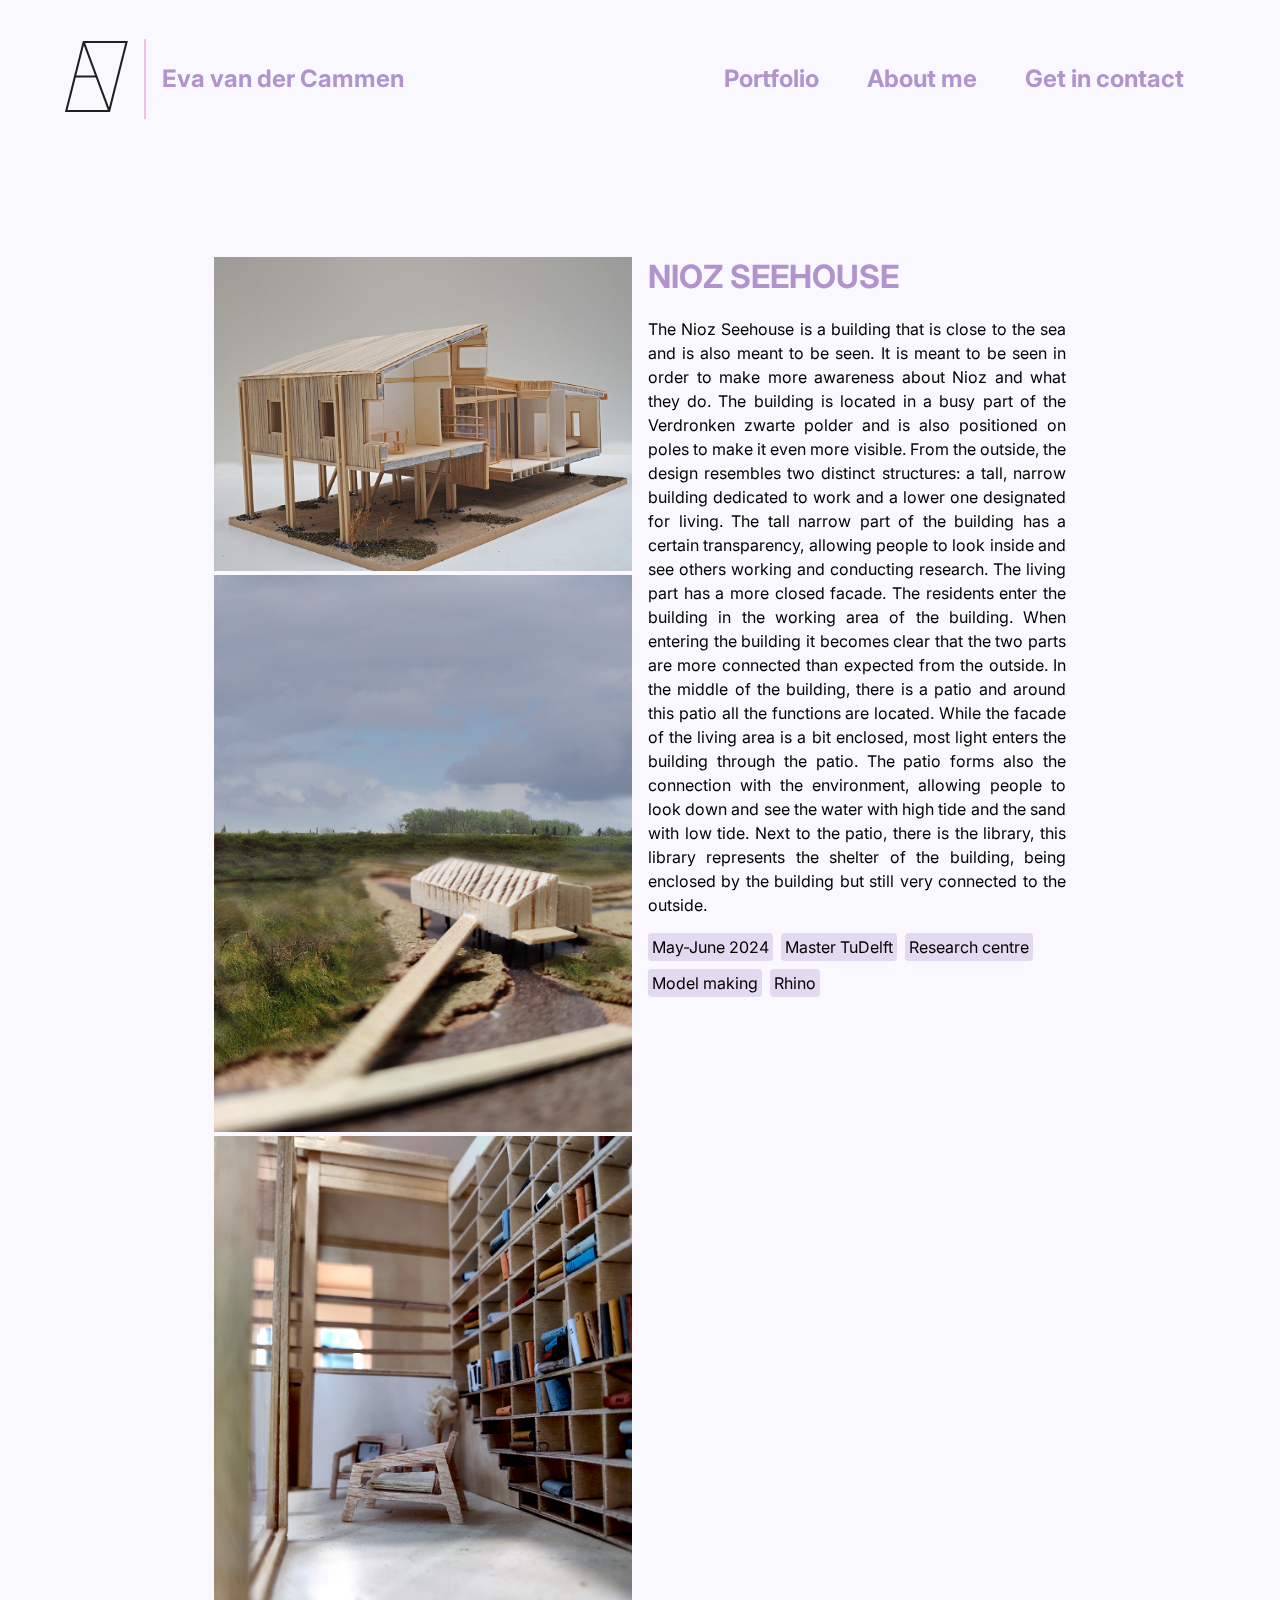
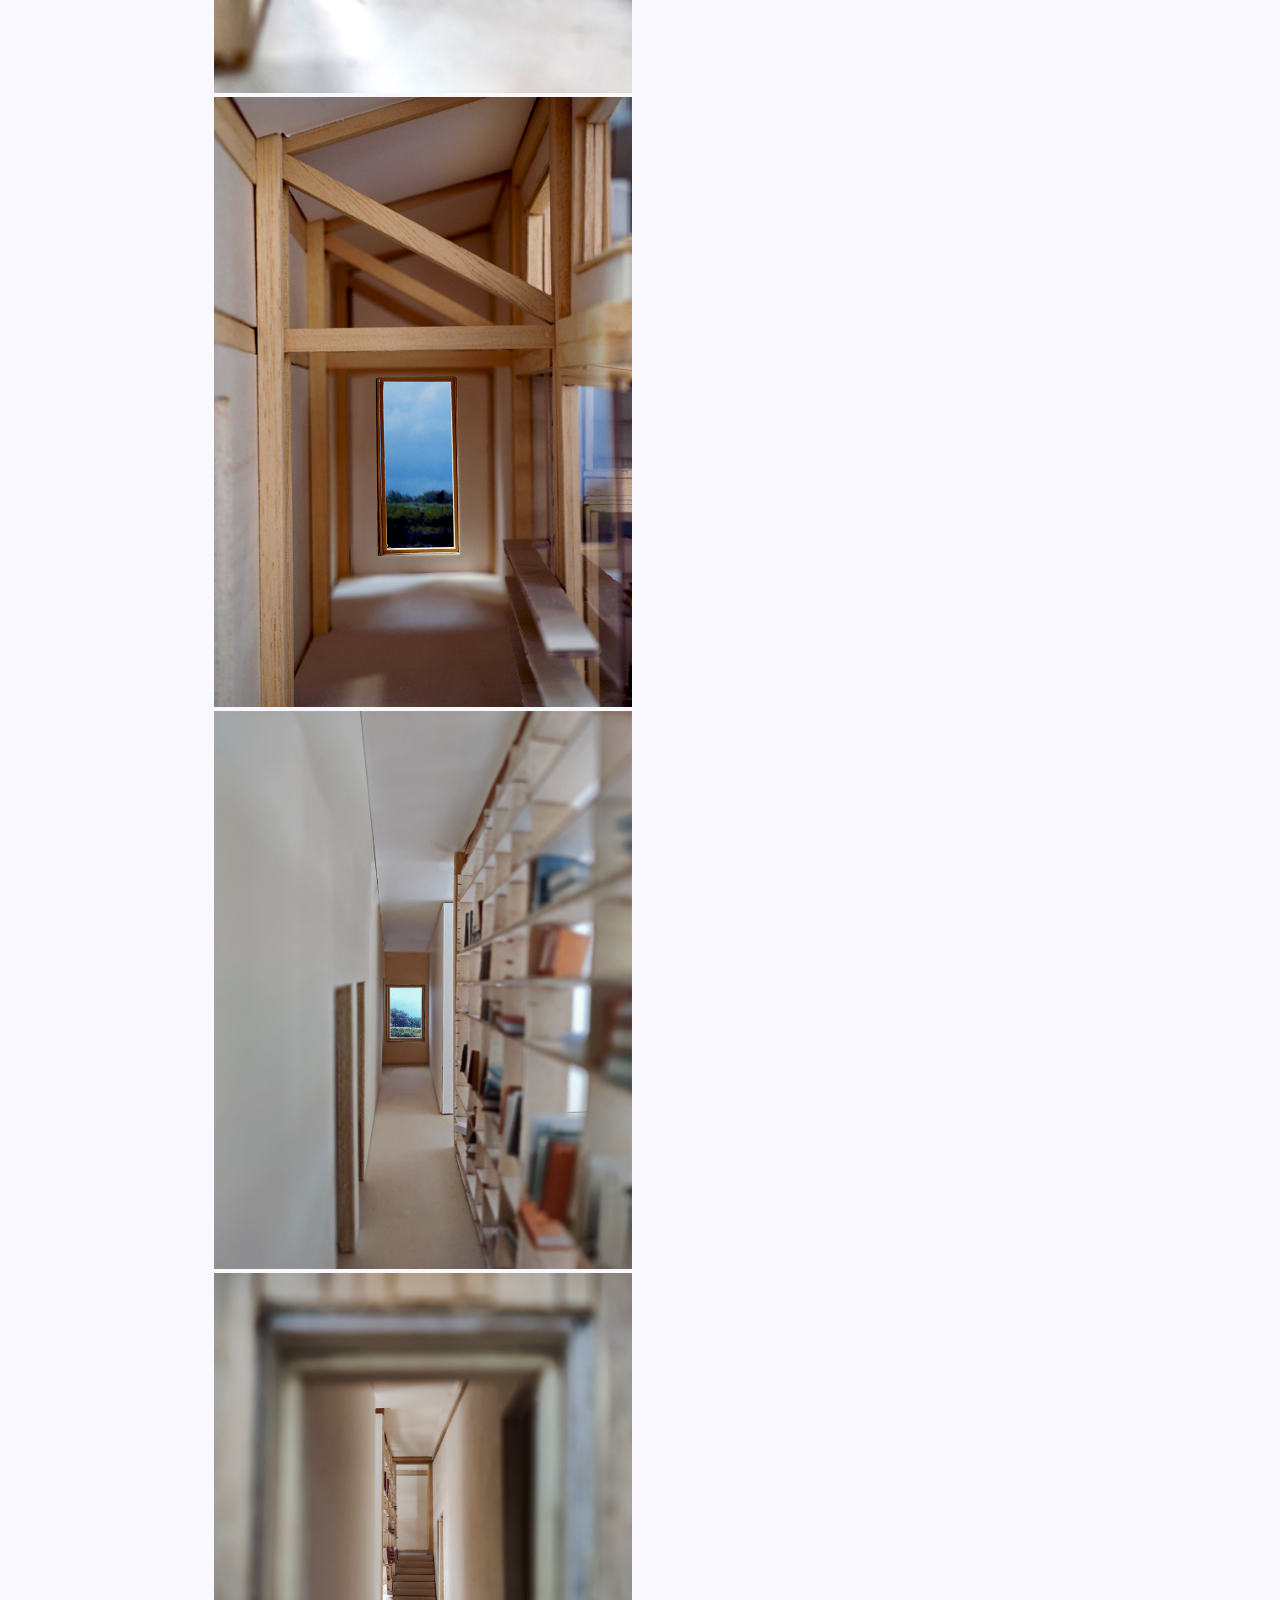
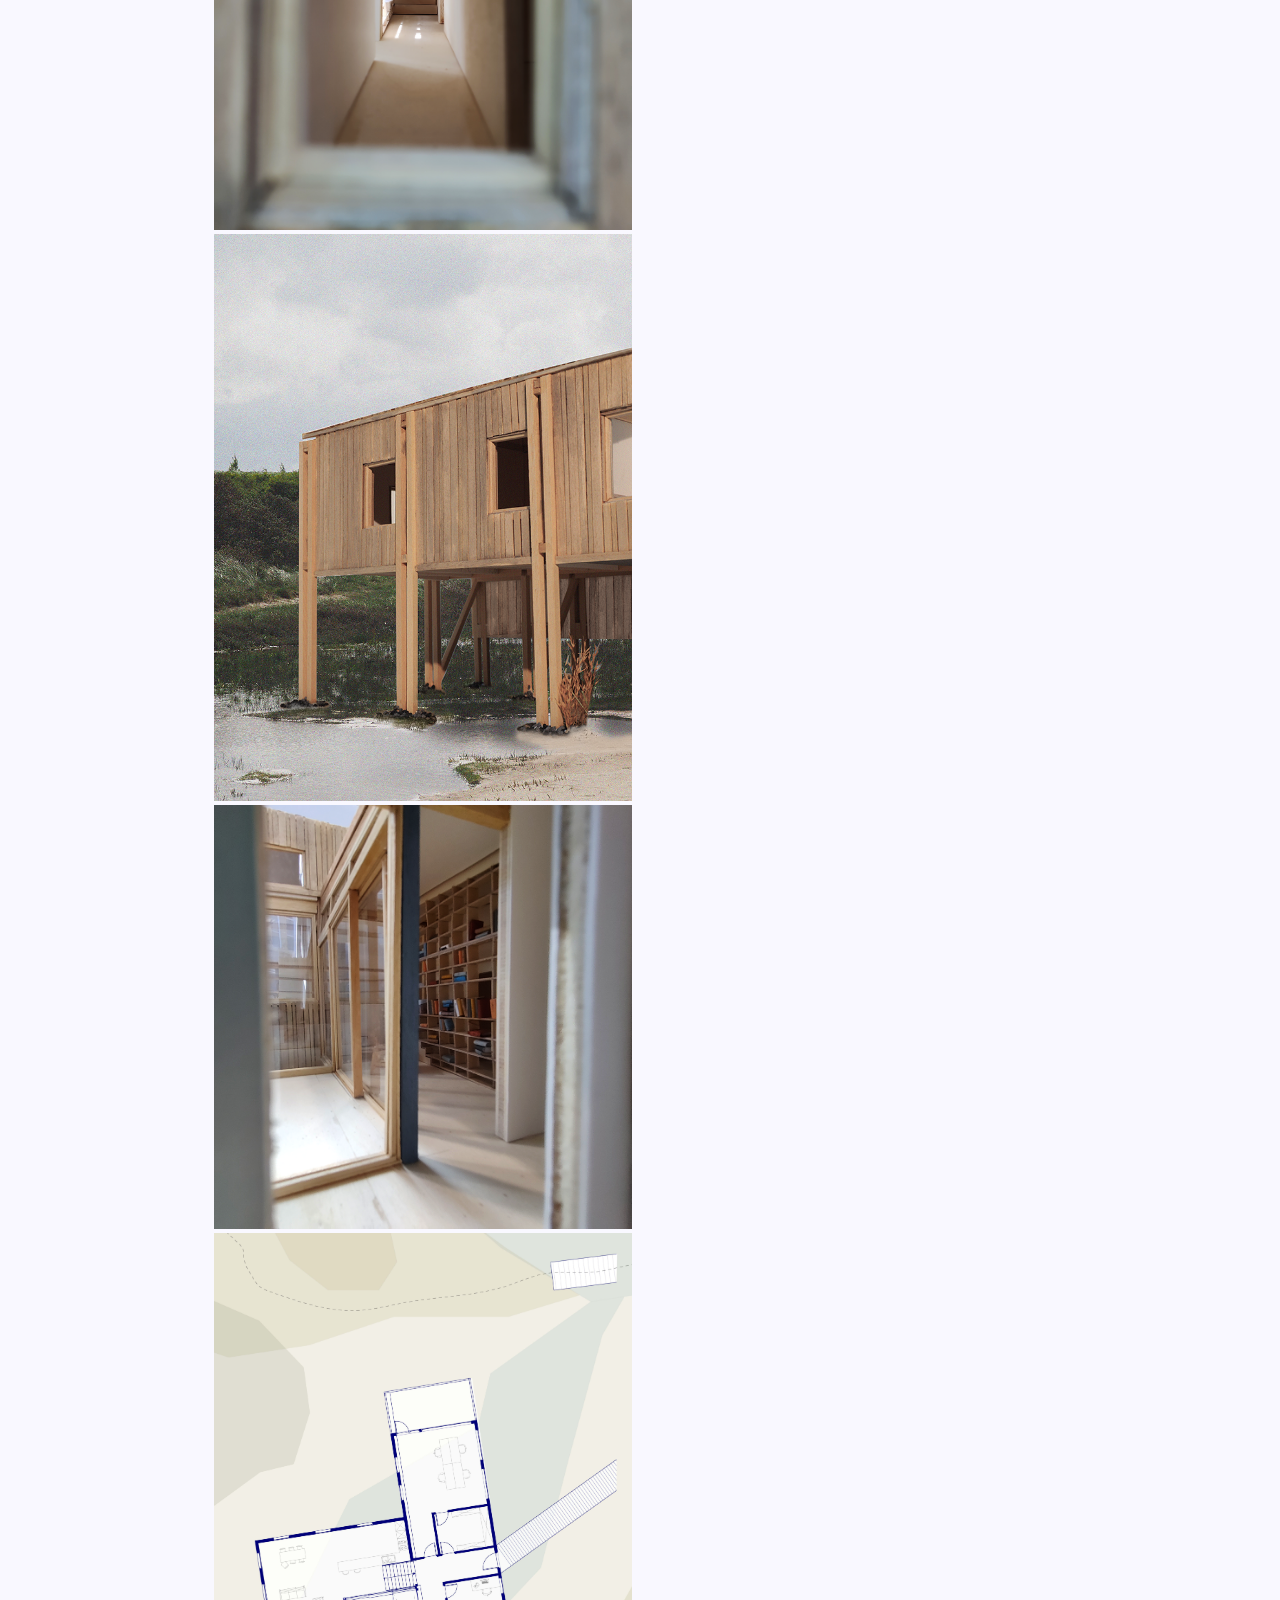
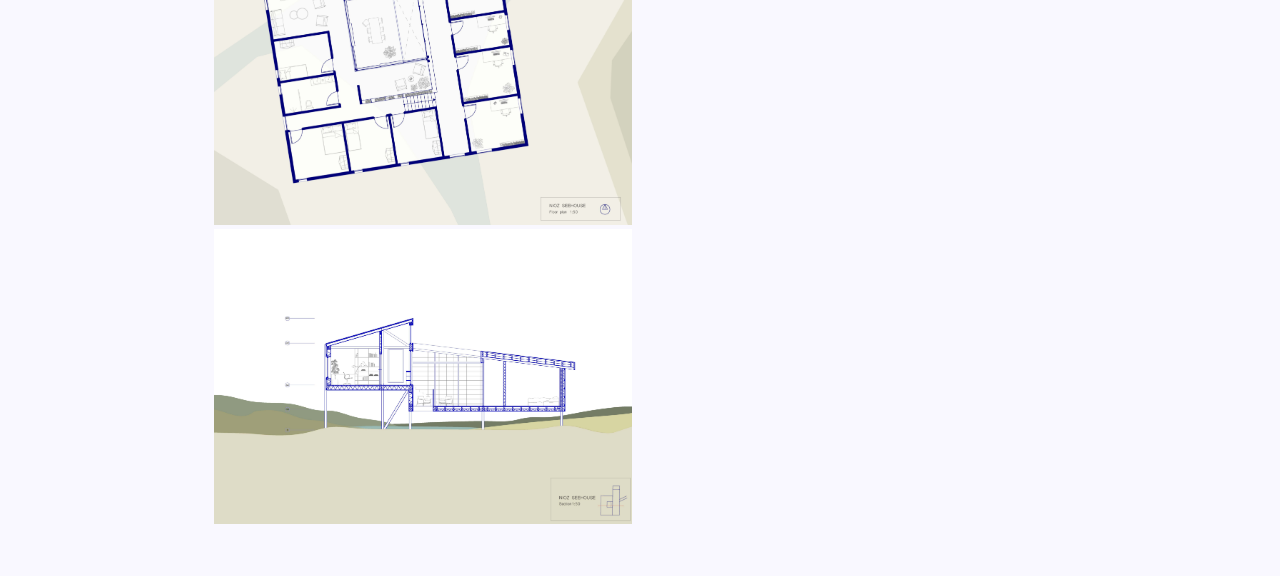
<file: project-Delta-shelter.html>
<!DOCTYPE html>
<html lang="en">
<head>
    <meta charset="UTF-8">
    <meta name="viewport" content="width=device-width, initial-scale=1.0">
    <title>Portfolio_page_test</title>
    <link rel="preconnect" href="https://fonts.googleapis.com">
    <link rel="preconnect" href="https://fonts.gstatic.com" crossorigin>
    <link href="https://fonts.googleapis.com/css2?family=Inter:wght@100..900&display=swap" rel="stylesheet">
    <link rel="stylesheet" href="css/main.css">
    <link rel="stylesheet" href="css/projectpage.css">
    <script src="js/main.js"></script>
    <link rel="icon" href="logo_eva_kleiner.png">
</head>
<body>

    <div class="wrap test"> 
        <header>
            <div class="header-left">
                <a href="index.html">
                <img src="logo_eva_kleiner.png" alt="logo test">
            </a>
                <div class="divider hide-mobile"></div>
                <a href="index.html" class="home hide-mobile">Eva van der Cammen</a>
            </div>
            
            <nav>
                <a href="#" class="menu-open hide-desktop">
                    <img src="menu.svg" alt="">
                </a>
                <ul>
                    <li class="hide-desktop">
                        <a href="#" class="menu-close">
                            <img src="close.svg" alt="close menu">
                        </a>
                    </li>    
                    <li><a href="index.html#portfolio">Portfolio</a></li>
                    <li><a href="index.html#about me">About me</a></li>
                    <li><a href="index.html#contact me">Get in contact</a></li>
                </ul>
            </nav>
            
        </header>   
        
        <main class="container">
            <div class="row">
                <div class="row__item">
                    <img src="delta shelter/kleinerfotomaquette.png" alt=" ">
                    <img src="delta shelter/kleinerarrivalfigure.png" alt=" ">
                    <img src="delta shelter/kleinerbieb.png" alt=" ">
                    <img src="delta shelter/kleinerframegangwerkruimte.png" alt=" ">
                    <img src="delta shelter/kleinerframelangsslaapkamers.png" alt=" ">
                    <img src="delta shelter/kleinergangslaapkamerbuitenbinnen.png" alt=" ">
                    <img src="delta shelter/kleinergebouwmetomgeving.png" alt=" ">
                    <img src="delta shelter/kleinerkijkinbiebruimte.png" alt=" ">
                    <img src="delta shelter/bewerktmetlooplijnplattegrond.jpg" alt=" ">
                    <img src="delta shelter/bewerktdoorsnede.jpg" alt=" ">
                </div>
                <div class="row__item">
                    <div class="sticky">	
                    <h1 class="titleproject">NIOZ SEEHOUSE</h1>
                    <p>
                        The Nioz Seehouse is a building that is close to the sea and is also meant to be seen. It is meant to be seen in order to make more awareness about Nioz and what they do. The building is located in a busy part of the Verdronken zwarte polder and is also positioned on poles to make it even more visible. From the outside, the design resembles two distinct structures: a tall, narrow building dedicated to work and a lower one designated for living. The tall narrow part of the building has a certain transparency, allowing people to look inside and see others working and conducting research. The living part has a more closed facade.
                        The residents enter the building in the working area of the building. When entering the building it becomes clear that the two parts are more connected than expected from the outside. In the middle of the building, there is a patio and around this patio all the functions are located. While the facade of the living area is a bit enclosed, most light enters the building through the patio. The patio forms also the connection with the environment, allowing people to look down and see the water with high tide and the sand with low tide. Next to the patio, there is the library, this library represents the shelter of the building, being enclosed by the building but still very connected to the outside.
                    </p>
                    <div class="project-vertial__right">
                        <ul class="project-properties">
                            <li>May-June 2024</li>
                            <li>Master TuDelft</li>
                            <li>Research centre</li>
                            <li>Model making</li>
                            <li>Rhino</li>
                            
                    
                        </ul>
                    </div>
                </div>
                </div>
            </div>


</body>
</html>
</file>
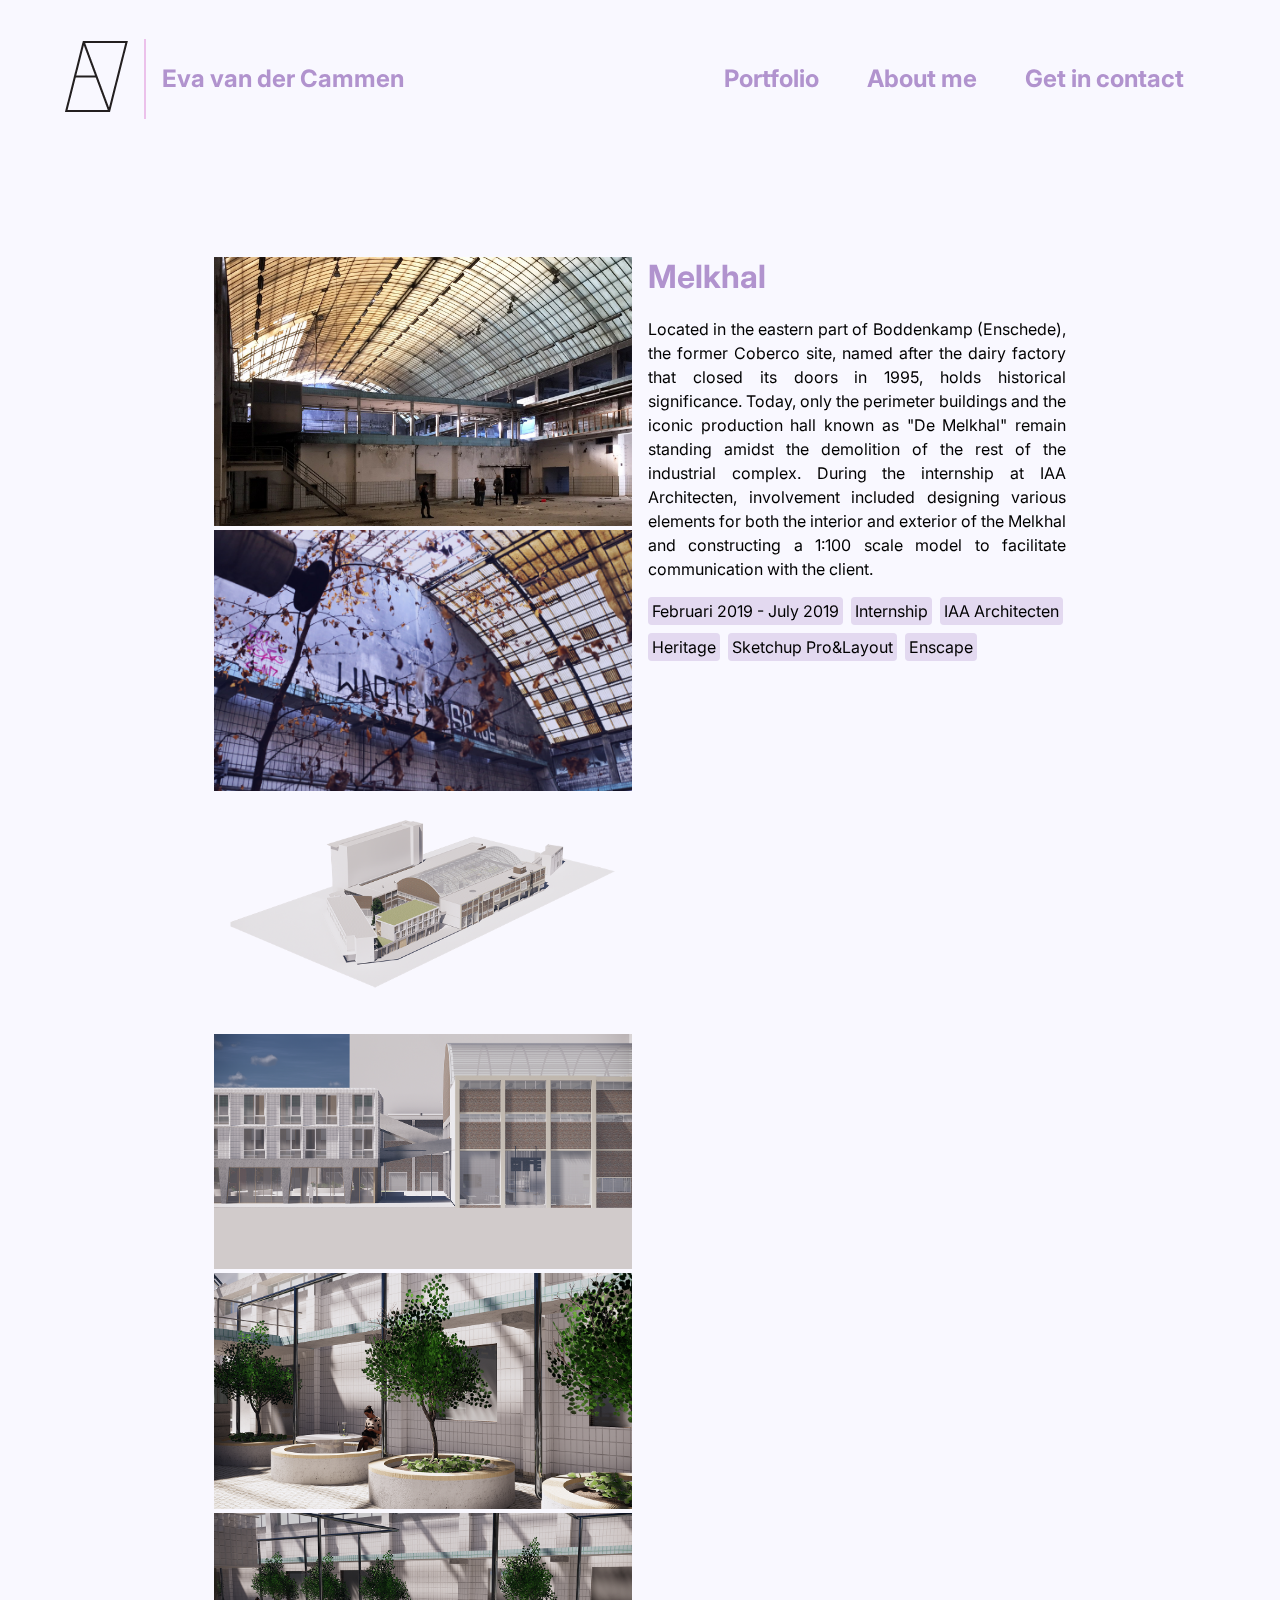
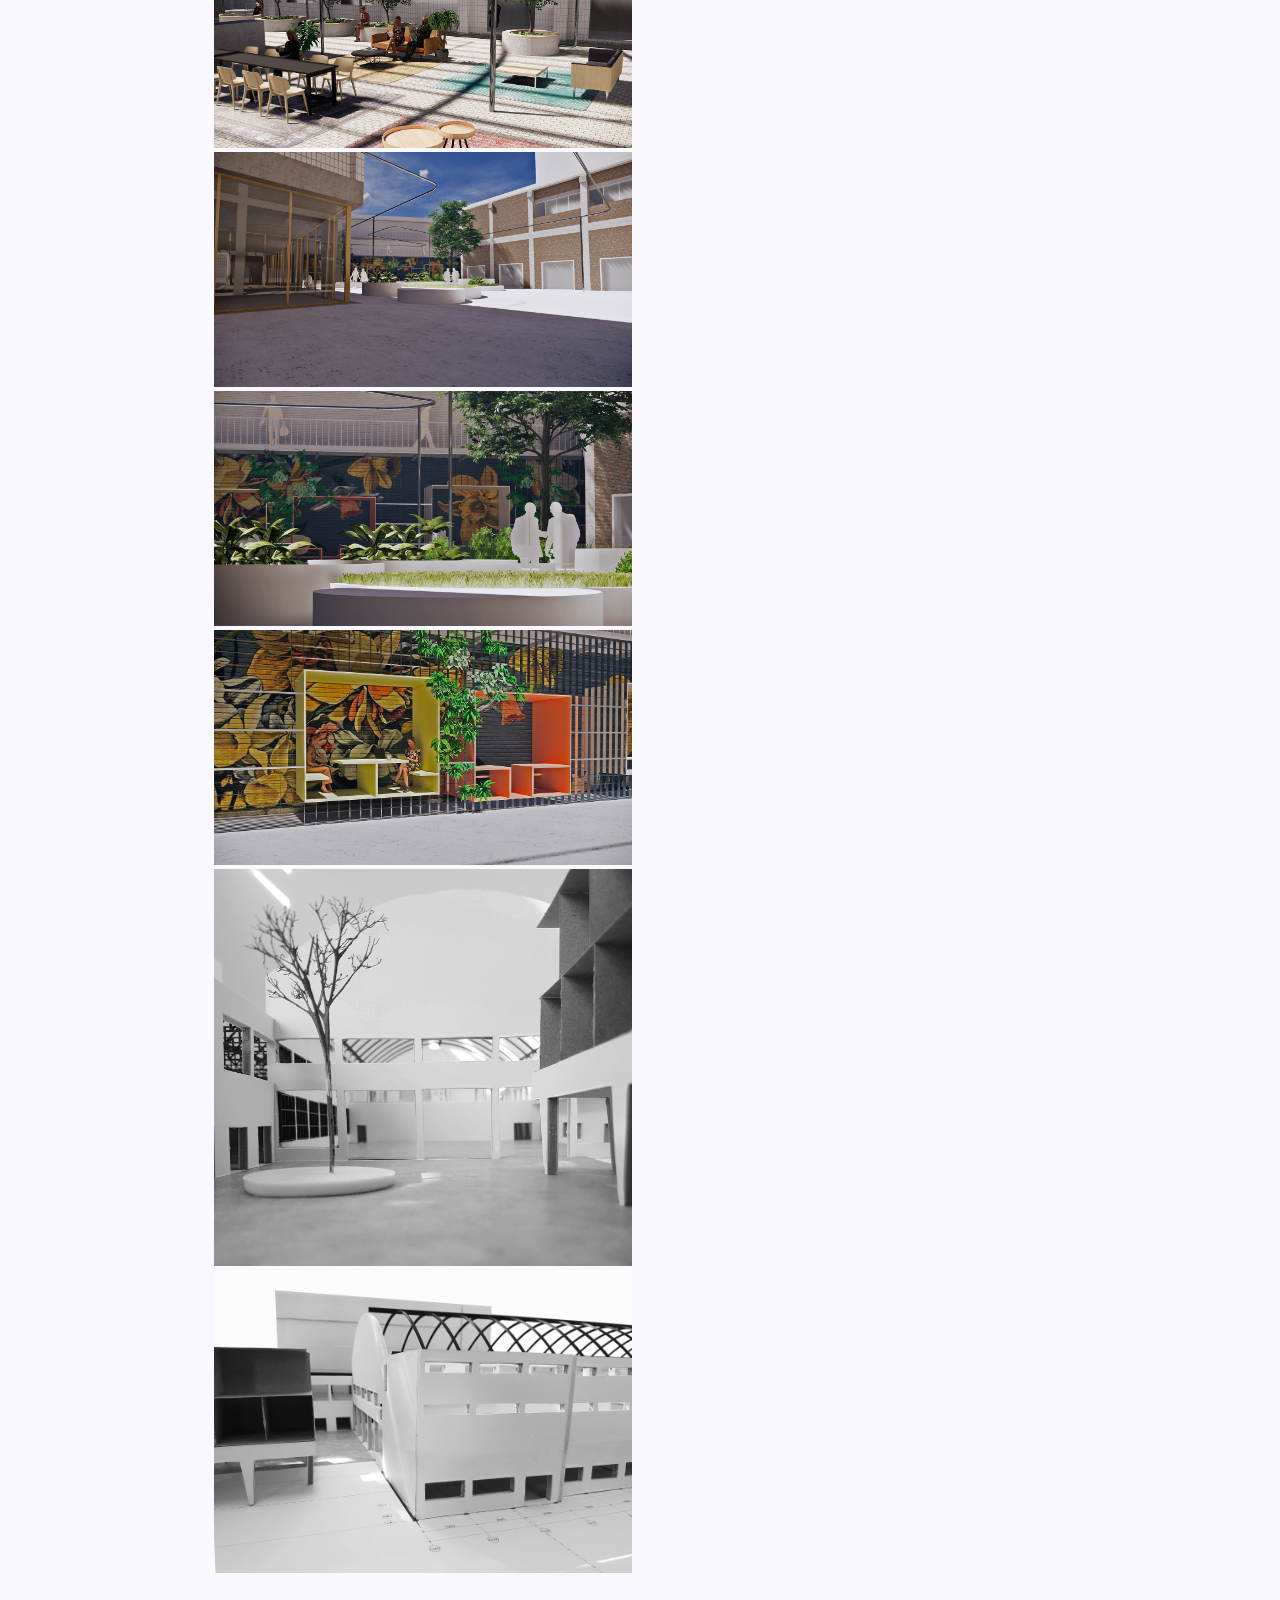
<file: project-melkhal.html>
<!DOCTYPE html>
<html lang="en">
<head>
    <meta charset="UTF-8">
    <meta name="viewport" content="width=device-width, initial-scale=1.0">
    <title>Portfolio_page_test</title>
    <link rel="preconnect" href="https://fonts.googleapis.com">
    <link rel="preconnect" href="https://fonts.gstatic.com" crossorigin>
    <link href="https://fonts.googleapis.com/css2?family=Inter:wght@100..900&display=swap" rel="stylesheet">
    <link rel="stylesheet" href="css/main.css">
    <link rel="stylesheet" href="css/projectpage.css">
    <script src="js/main.js"></script>
    <link rel="icon" href="logo_eva_kleiner.png">
</head>
<body>

    <div class="wrap"> 
        <header>
            <div class="header-left">
                <a href="index.html">
                <img src="logo_eva_kleiner.png" alt="logo test">
            </a>
                <div class="divider hide-mobile"></div>
                <a href="index.html" class="home hide-mobile">Eva van der Cammen</a>
            </div>
            
            <nav>
                <a href="#" class="menu-open hide-desktop">
                    <img src="menu.svg" alt="">
                </a>
                <ul>
                    <li class="hide-desktop">
                        <a href="#" class="menu-close">
                            <img src="close.svg" alt="close menu">
                        </a>
                    </li>    
                    <li><a href="index.html#portfolio">Portfolio</a></li>
                    <li><a href="index.html#about me">About me</a></li>
                    <li><a href="index.html#contact me">Get in contact</a></li>
                </ul>
            </nav>
            
        </header>   
        
        <main class="container">
            <div class="row">
                <div class="row__item">
                    <img src="Melkhal/foto-oude-staat.jpg" alt="Render Melkhal">
                    <img src="Melkhal/foto-oude-staat2.jpg" alt="Render Melkhal">
                    <img src="Melkhal/melkhal-totaal.png" alt="Render Melkhal">
                    <img src="Melkhal/render-aanzicht.png" alt="Render Melkhal">
                    <img src="Melkhal/render-binnen-zitelement.png" alt="Render Melkhal">
                    <img src="Melkhal/render-binnen.png" alt="Render Melkhal">
                    <img src="Melkhal/render-buiten-uitzicht.png" alt="Render Melkhal">
                    <img src="Melkhal/render-buiten.png" alt="Render Melkhal">
                    <img src="Melkhal/render-buiten-zitelement.png" alt="Render Melkhal">
                    <img src="Melkhal/maquete.jpg" alt="Render Melkhal">
                    <img src="Melkhal/maquette2.jpg" alt="Render Melkhal">
                    
                </div>
                <div class="row__item">
                    <div class="sticky">	
                    <h1 class="titleproject">Melkhal</h1>
                    <p>
                        Located in the eastern part of Boddenkamp (Enschede), the former Coberco site, named after the dairy factory that closed its doors in 1995, holds historical significance. Today, only the perimeter buildings and the iconic production hall known as "De Melkhal" remain standing amidst the demolition of the rest of the industrial complex. During the internship at IAA Architecten, involvement included designing various elements for both the interior and exterior of the Melkhal and constructing a 1:100 scale model to facilitate communication with the client.
                    </p>
                    <div class="project-vertial__right">
                        <ul class="project-properties">
                            <li>Februari 2019 - July 2019 </li>
                            <li>Internship</li>
                            <li>IAA Architecten</li>
                            <li>Heritage</li>
                            <li>Sketchup Pro&Layout</li>
                            <li>Enscape</li>
                    
                        </ul>
                    </div>
                </div>
                </div>
            </div>


</body>
</html>
</file>
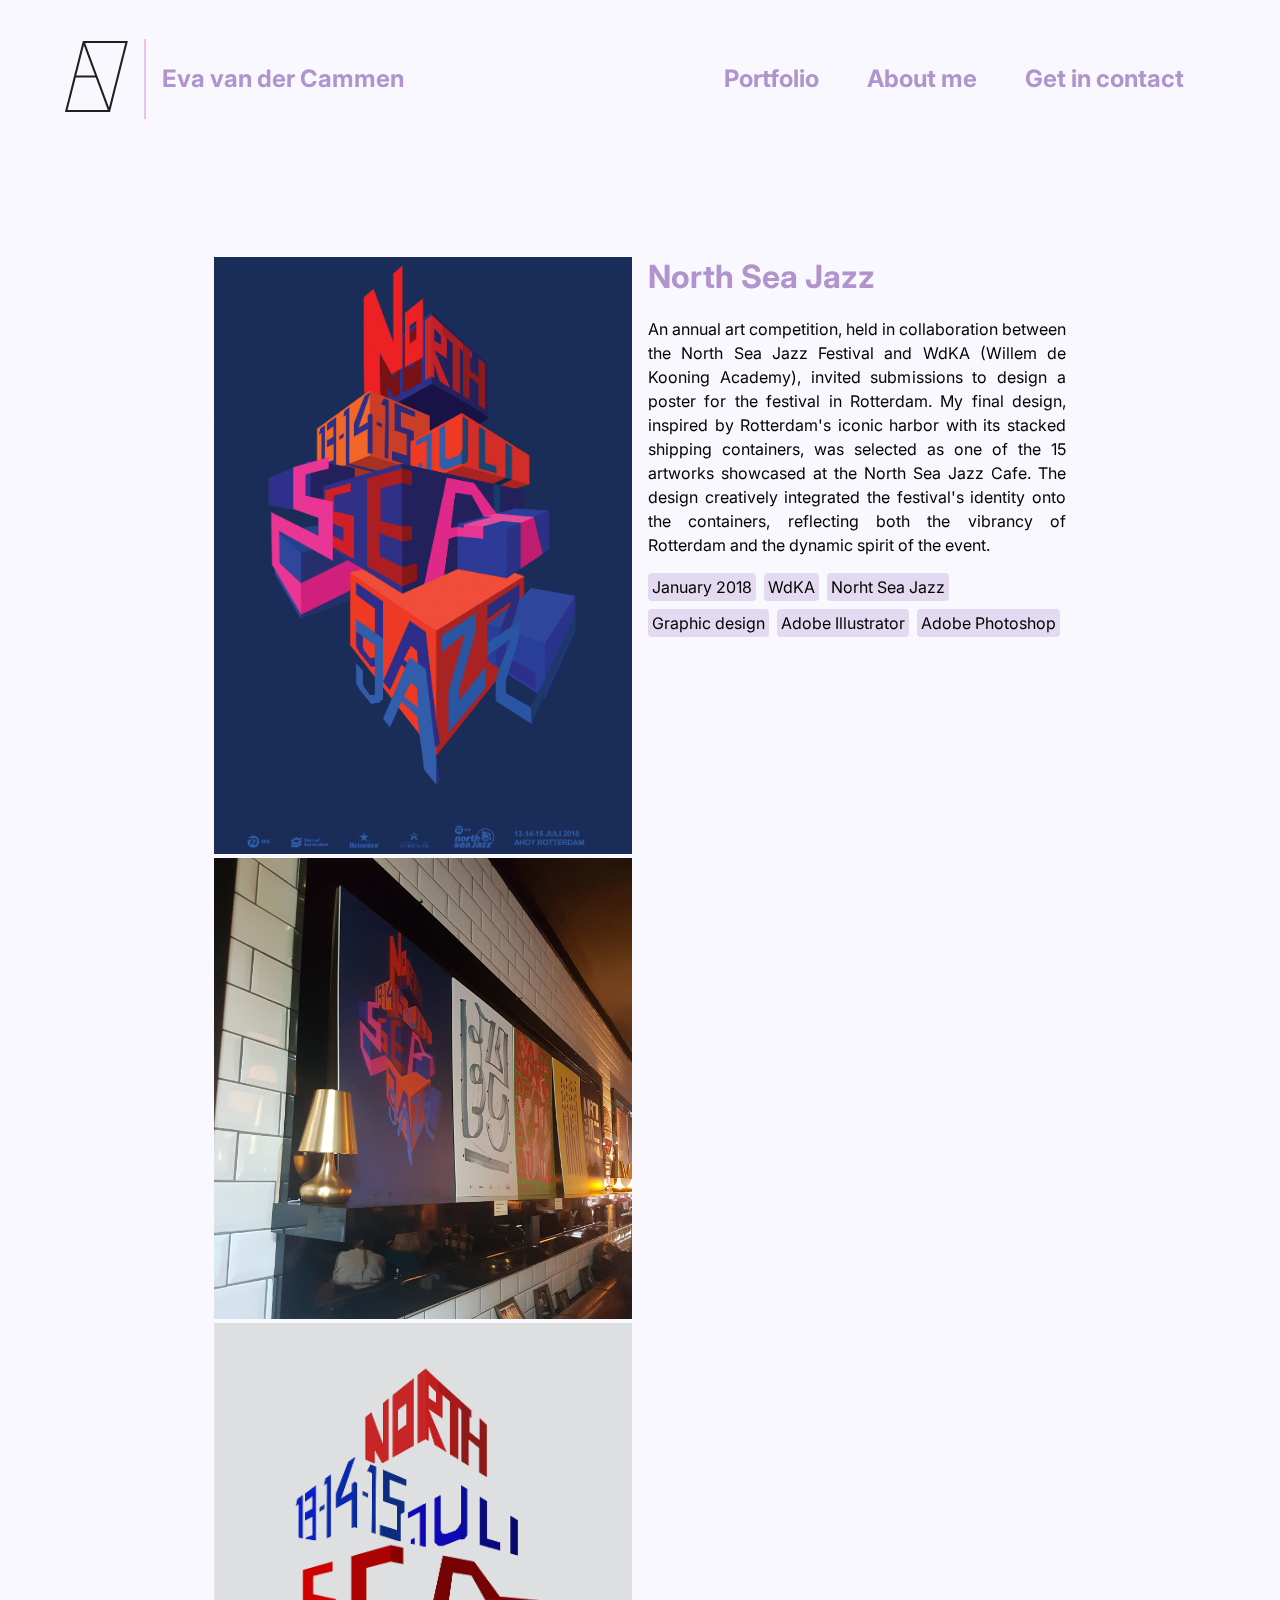
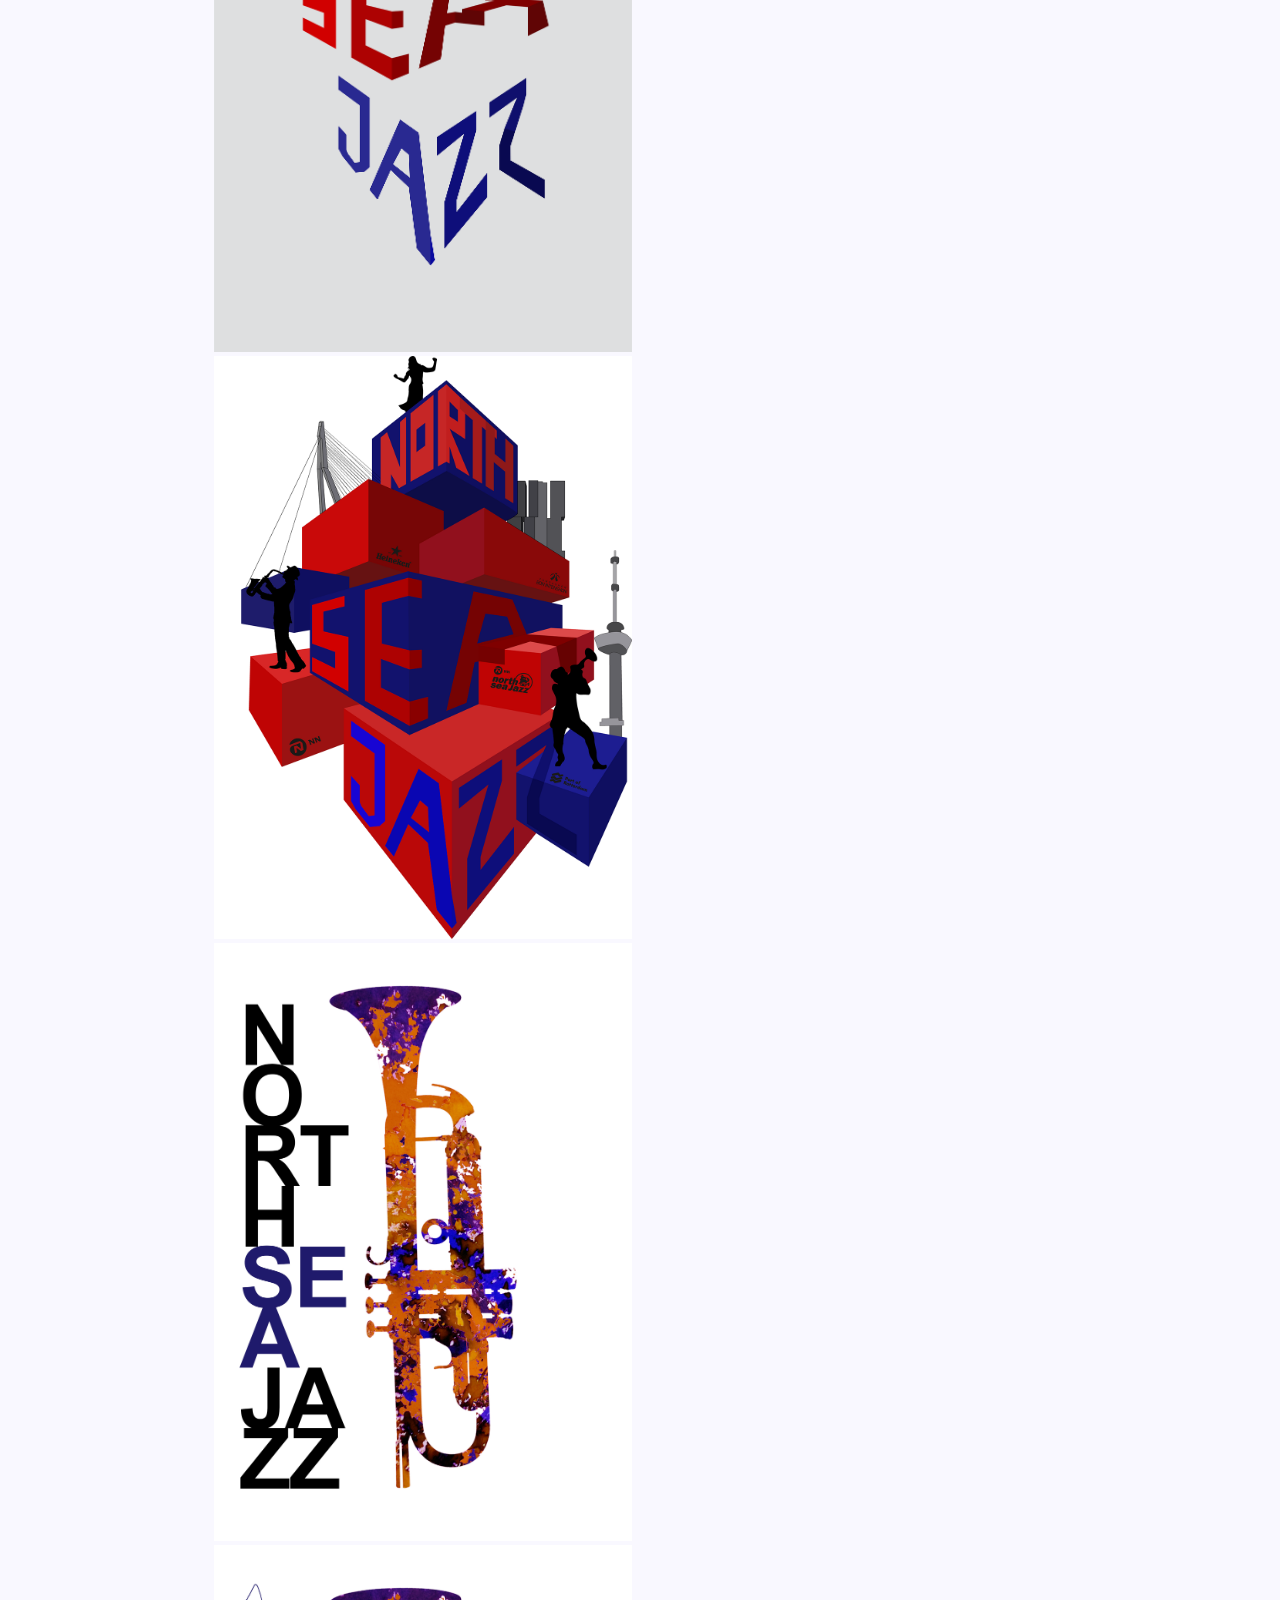
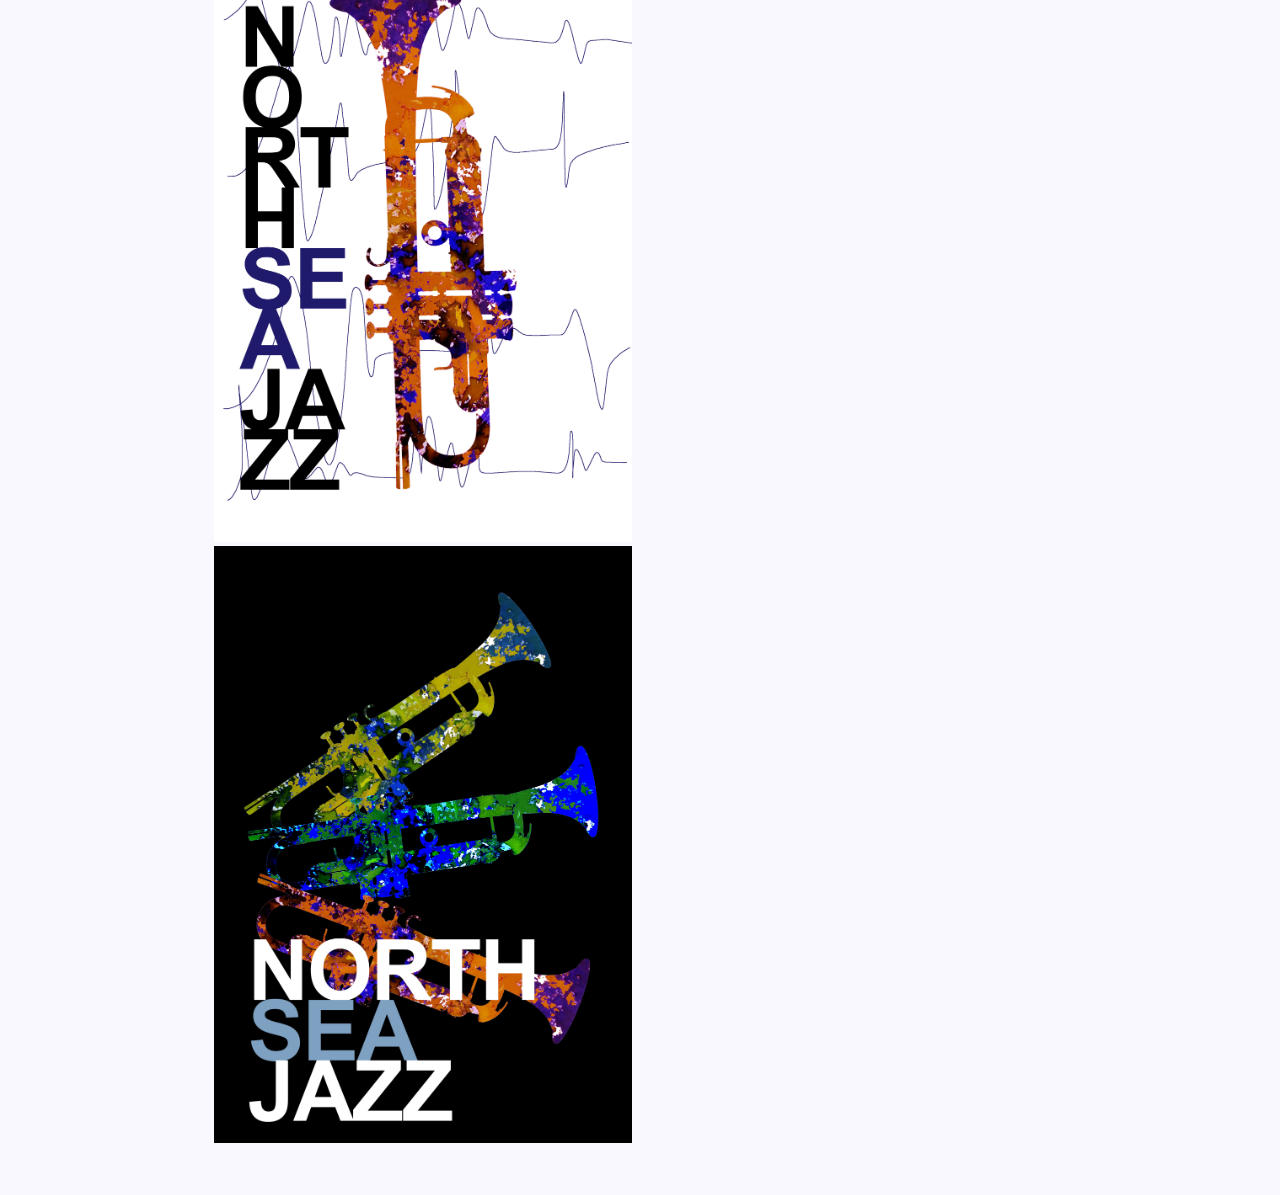
<file: project-northseajazz.html>
<!DOCTYPE html>
<html lang="en">
<head>
    <meta charset="UTF-8">
    <meta name="viewport" content="width=device-width, initial-scale=1.0">
    <title>Portfolio_page_test</title>
    <link rel="preconnect" href="https://fonts.googleapis.com">
    <link rel="preconnect" href="https://fonts.gstatic.com" crossorigin>
    <link href="https://fonts.googleapis.com/css2?family=Inter:wght@100..900&display=swap" rel="stylesheet">
    <link rel="stylesheet" href="css/main.css">
    <link rel="stylesheet" href="css/projectpage.css">
    <script src="js/main.js"></script>
    <link rel="icon" href="logo_eva_kleiner.png">
</head>
<body>

    <div class="wrap"> 
        <header>
            <div class="header-left">
                <a href="index.html">
                <img src="logo_eva_kleiner.png" alt="logo test">
            </a>
                <div class="divider hide-mobile"></div>
                <a href="index.html" class="home hide-mobile">Eva van der Cammen</a>
            </div>
            
            <nav>
                <a href="#" class="menu-open hide-desktop">
                    <img src="menu.svg" alt="">
                </a>
                <ul>
                    <li class="hide-desktop">
                        <a href="#" class="menu-close">
                            <img src="close.svg" alt="close menu">
                        </a>
                    </li>    
                    <li><a href="index.html#portfolio">Portfolio</a></li>
                    <li><a href="index.html#about me">About me</a></li>
                    <li><a href="index.html#contact me">Get in contact</a></li>
                </ul>
            </nav>
            
        </header>   
        
        <main class="container">
            <div class="row">
                <div class="row__item">
                    <img src="North sea Jazz/finalposter.png" alt="Final poster">
                    <img src="North sea Jazz/fotocafe.jpg" alt="photo Cafe">
                    <img src="North sea Jazz/finalpostertest.png" alt="Test poster design">
                    <img src="North sea Jazz/finalpostertestrotterdam.png" alt="Test poster design">
                    <img src="North sea Jazz/testposter3.jpg" alt="Test poster design">
                    <img src="North sea Jazz/testposter2.jpg" alt=" Test poster design">
                    <img src="North sea Jazz/testposter1.jpg" alt="Test poster design">
                </div>
                <div class="row__item">
                    <div class="sticky">	
                    <h1 class="titleproject">North Sea Jazz</h1>
                    <p>
                        An annual art competition, held in collaboration between the North Sea Jazz Festival and WdKA (Willem de Kooning Academy), invited submissions to design a poster for the festival in Rotterdam. My final design, inspired by Rotterdam's iconic harbor with its stacked shipping containers, was selected as one of the 15 artworks showcased at the North Sea Jazz Cafe. The design creatively integrated the festival's identity onto the containers, reflecting both the vibrancy of Rotterdam and the dynamic spirit of the event.                    </p>
                    <div class="project-vertial__right">
                        <ul class="project-properties">
                            <li>January 2018</li>
                            <li>WdKA</li>
                            <li>Norht Sea Jazz</li>
                            <li>Graphic design</li>
                            <li>Adobe Illustrator</li>
                            <li>Adobe Photoshop</li>
                            
                    
                        </ul>
                    </div>
                </div>
                </div>
            </div>


</body>
</html>
</file>
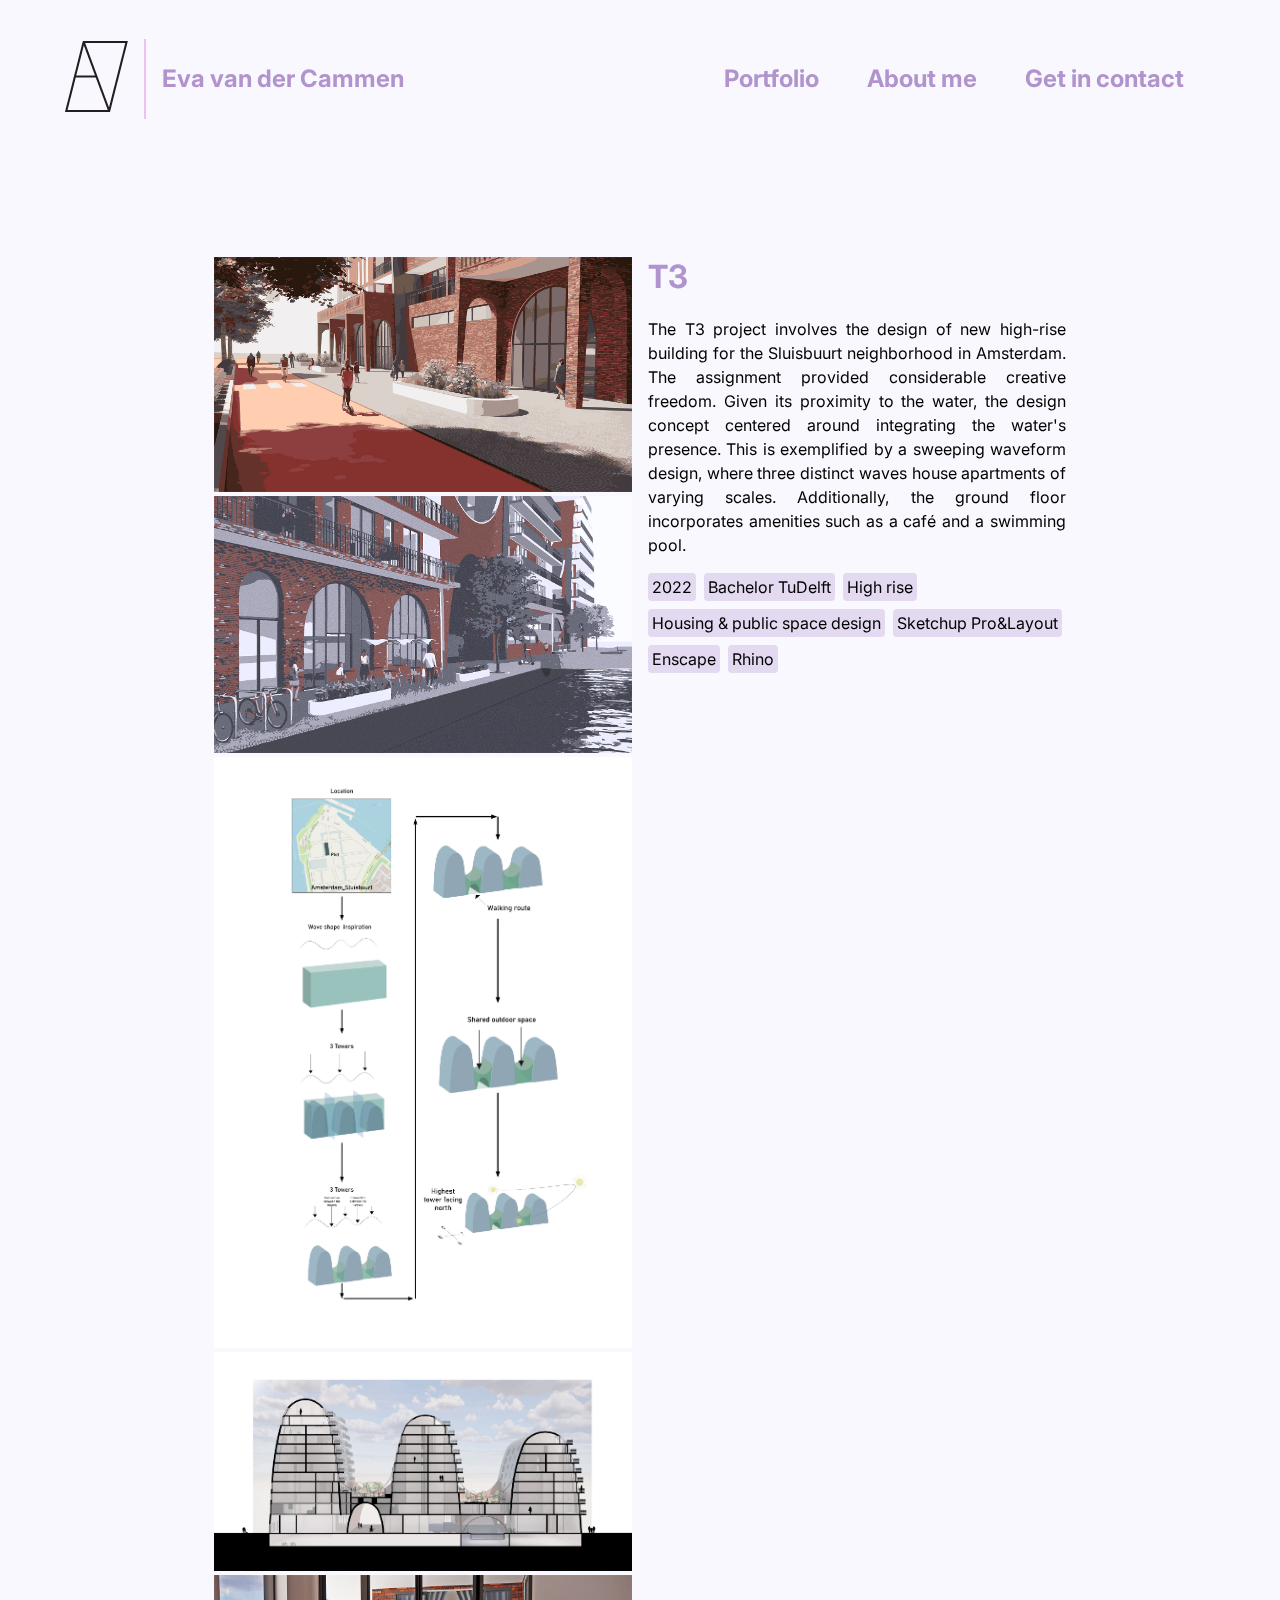
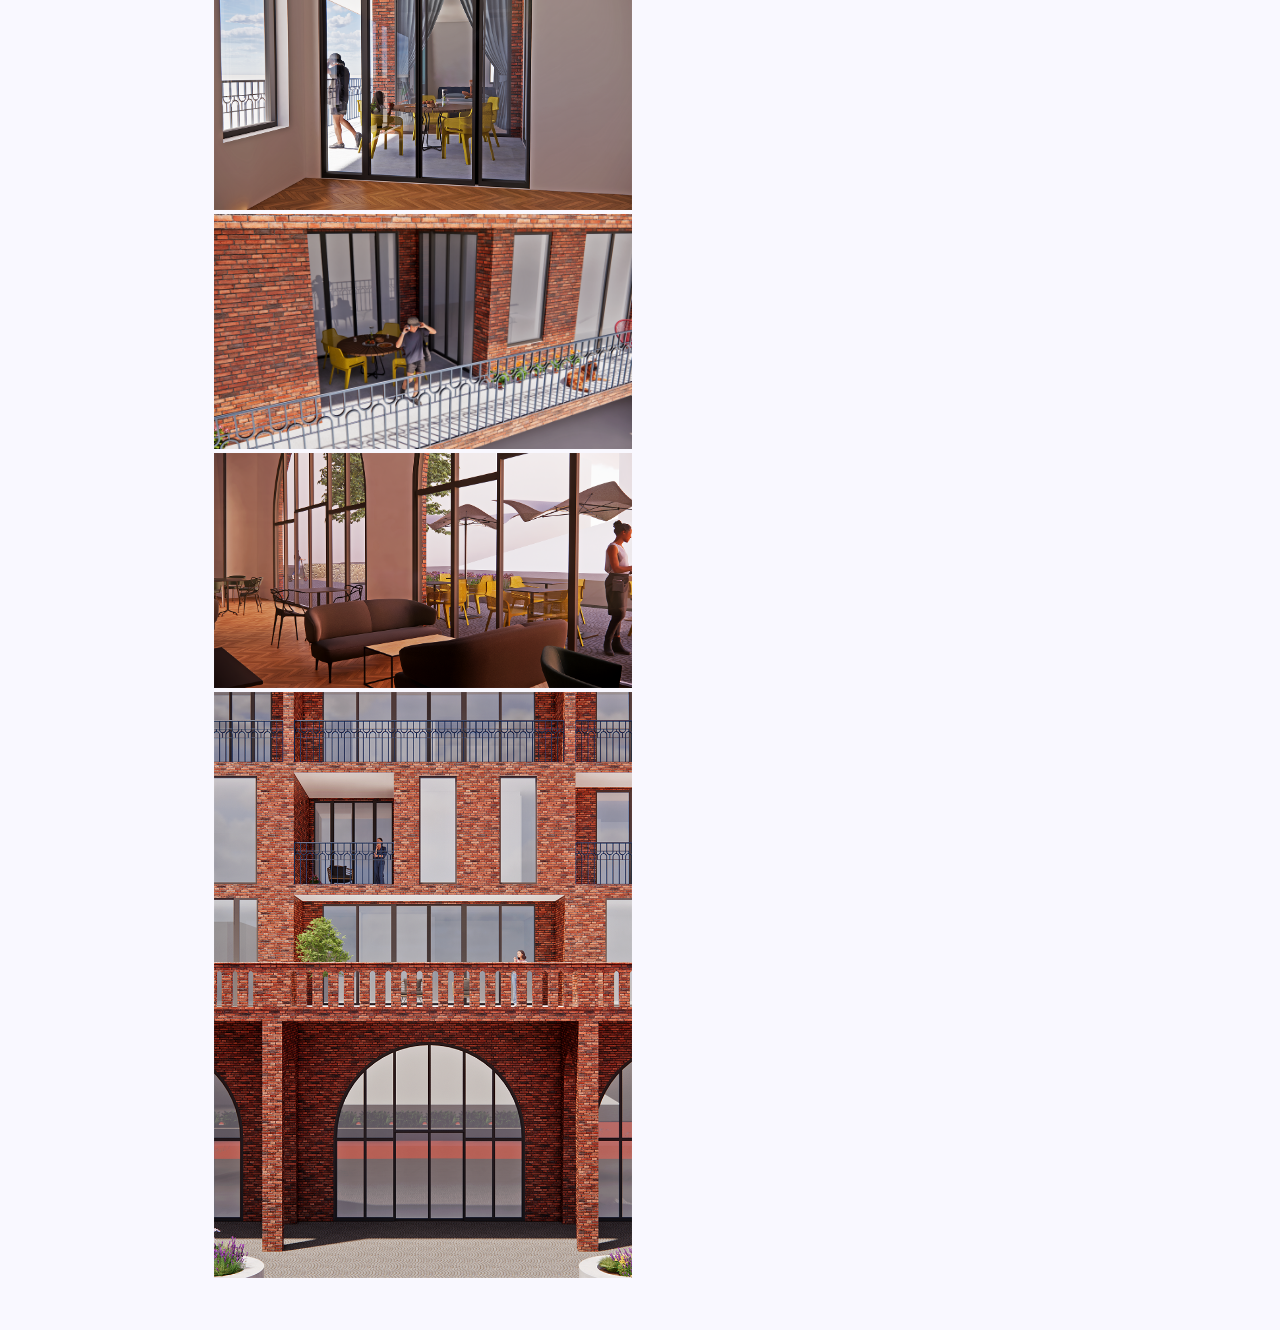
<file: project-ON4.html>
<!DOCTYPE html>
<html lang="en">
<head>
    <meta charset="UTF-8">
    <meta name="viewport" content="width=device-width, initial-scale=1.0">
    <title>Portfolio_page_test</title>
    <link rel="preconnect" href="https://fonts.googleapis.com">
    <link rel="preconnect" href="https://fonts.gstatic.com" crossorigin>
    <link href="https://fonts.googleapis.com/css2?family=Inter:wght@100..900&display=swap" rel="stylesheet">
    <link rel="stylesheet" href="css/main.css">
    <link rel="stylesheet" href="css/projectpage.css">
    <script src="js/main.js"></script>
    <link rel="icon" href="logo_eva_kleiner.png">
</head>
<body>

    <div class="wrap"> 
        <header>
            <div class="header-left">
                <a href="index.html">
                <img src="logo_eva_kleiner.png" alt="logo test">
            </a>
                <div class="divider hide-mobile"></div>
                <a href="index.html" class="home hide-mobile">Eva van der Cammen</a>
            </div>
            
            <nav>
                <a href="#" class="menu-open hide-desktop">
                    <img src="menu.svg" alt="">
                </a>
                <ul>
                    <li class="hide-desktop">
                        <a href="#" class="menu-close">
                            <img src="close.svg" alt="close menu">
                        </a>
                    </li>    
                    <li><a href="index.html#portfolio">Portfolio</a></li>
                    <li><a href="index.html#about me">About me</a></li>
                    <li><a href="index.html#contact me">Get in contact</a></li>
                </ul>
            </nav>
            
        </header>   
        
        <main class="container">
            <div class="row">
                <div class="row__item">
                    <img src="ON4/visu-voorkant-kleiner.png" alt="Render westvest">
                    <img src="ON4/visu-achter-kleiner.png" alt="Render westvest">
                    <img src="ON4/concept.jpg" alt="Render westvest">
                    <img src="ON4/doorsnede.jpg" alt="Render westvest">
                    <img src="ON4/enscapebinnenkleiner.png" alt="Render westvest">
                    <img src="ON4/enscapebuiten.png" alt="Render westvest">
                    <img src="ON4/enscapecafekleiner.png" alt="Render westvest">
                    <img src="ON4/renderaanzicht.png" alt="Render westvest">
                    
                </div>
                <div class="row__item">
                    <div class="sticky">
                    <h1 class="titleproject">T3</h1>
                    <p>
                        The T3 project involves the design of new high-rise building for the Sluisbuurt neighborhood in Amsterdam. The assignment provided considerable creative freedom. Given its proximity to the water, the design concept centered around integrating the water's presence. This is exemplified by a sweeping waveform design, where three distinct waves house apartments of varying scales. Additionally, the ground floor incorporates amenities such as a café and a swimming pool.
                    </p>
                    <div class="project-vertial__right">
                        <ul class="project-properties">
                            <li> 2022</li>
                            <li>Bachelor TuDelft</li>
                            <li>High rise</li>
                            <li>Housing & public space design</li>
                            <li>Sketchup Pro&Layout</li>
                            <li>Enscape</li>
                            <li>Rhino</li>
                        </ul>
                    </div>
                    </div>
                </div>
            </div>



</body>
</html>
</file>
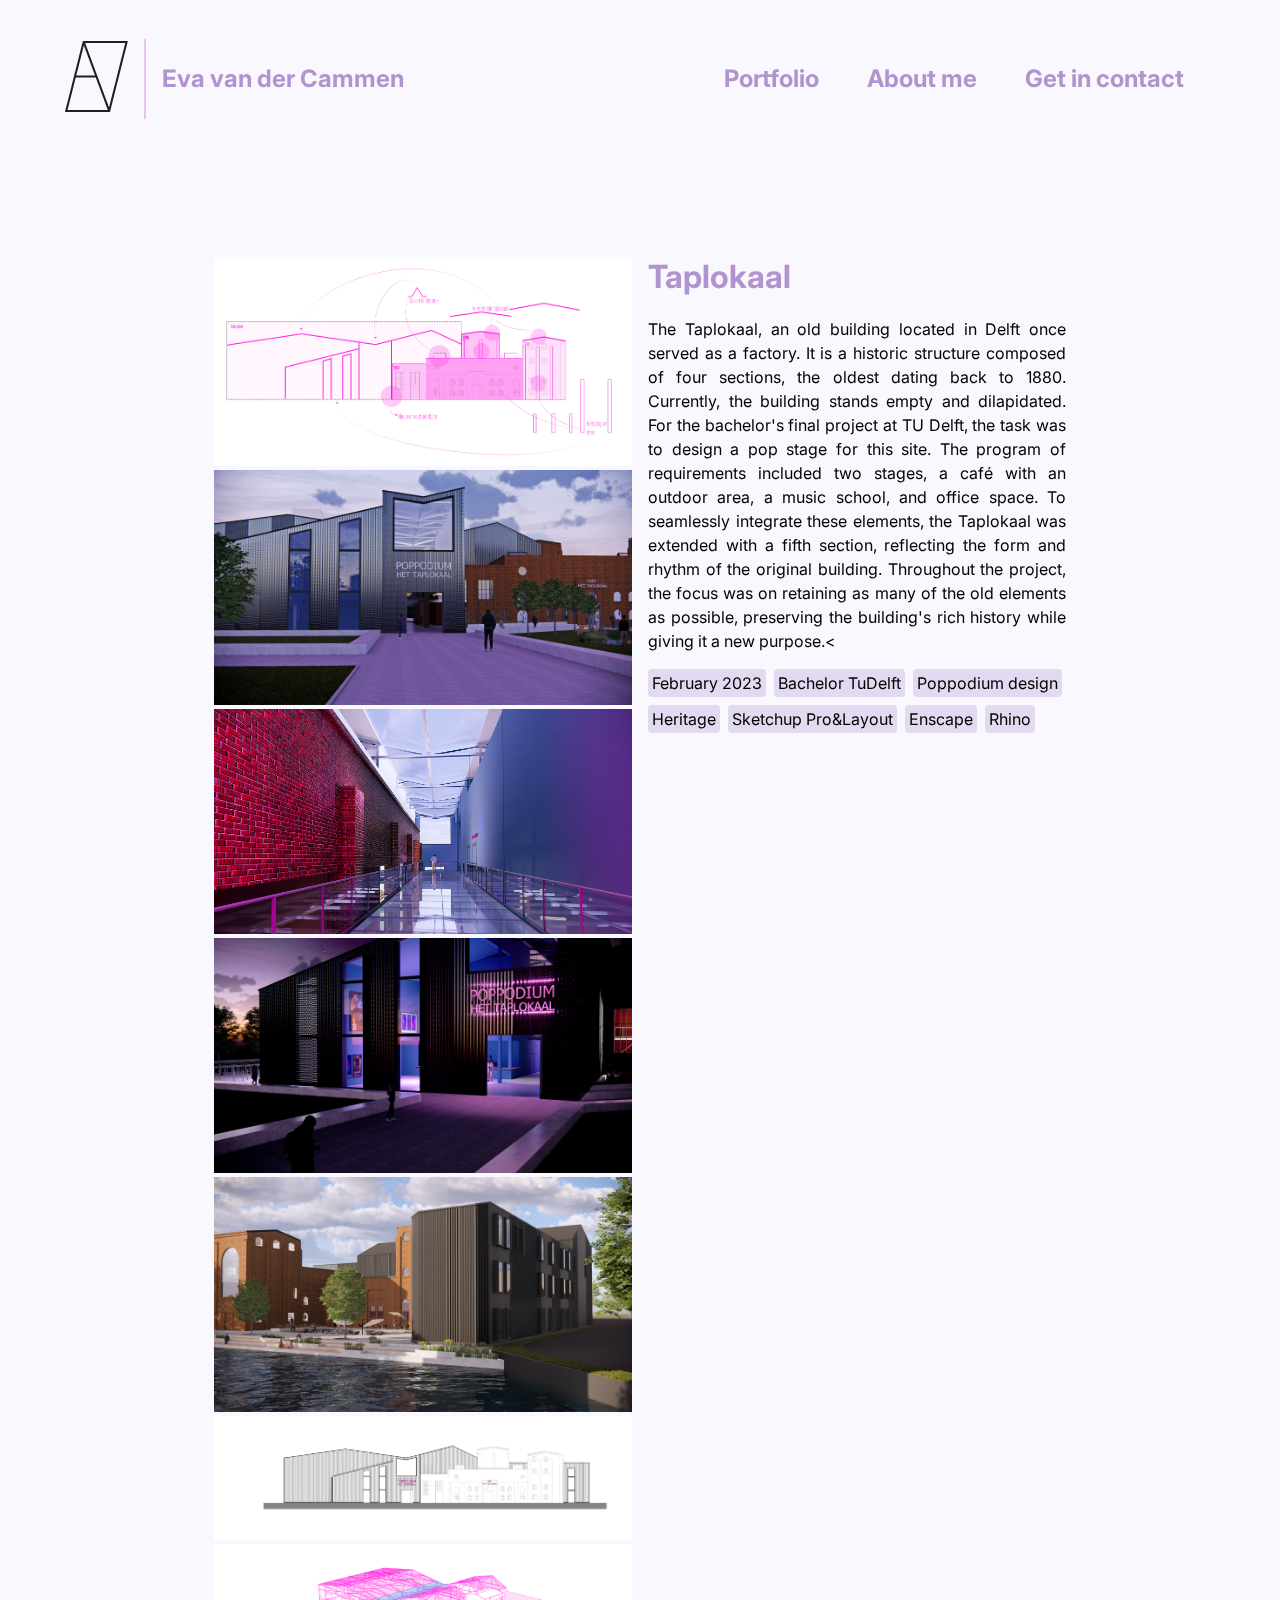
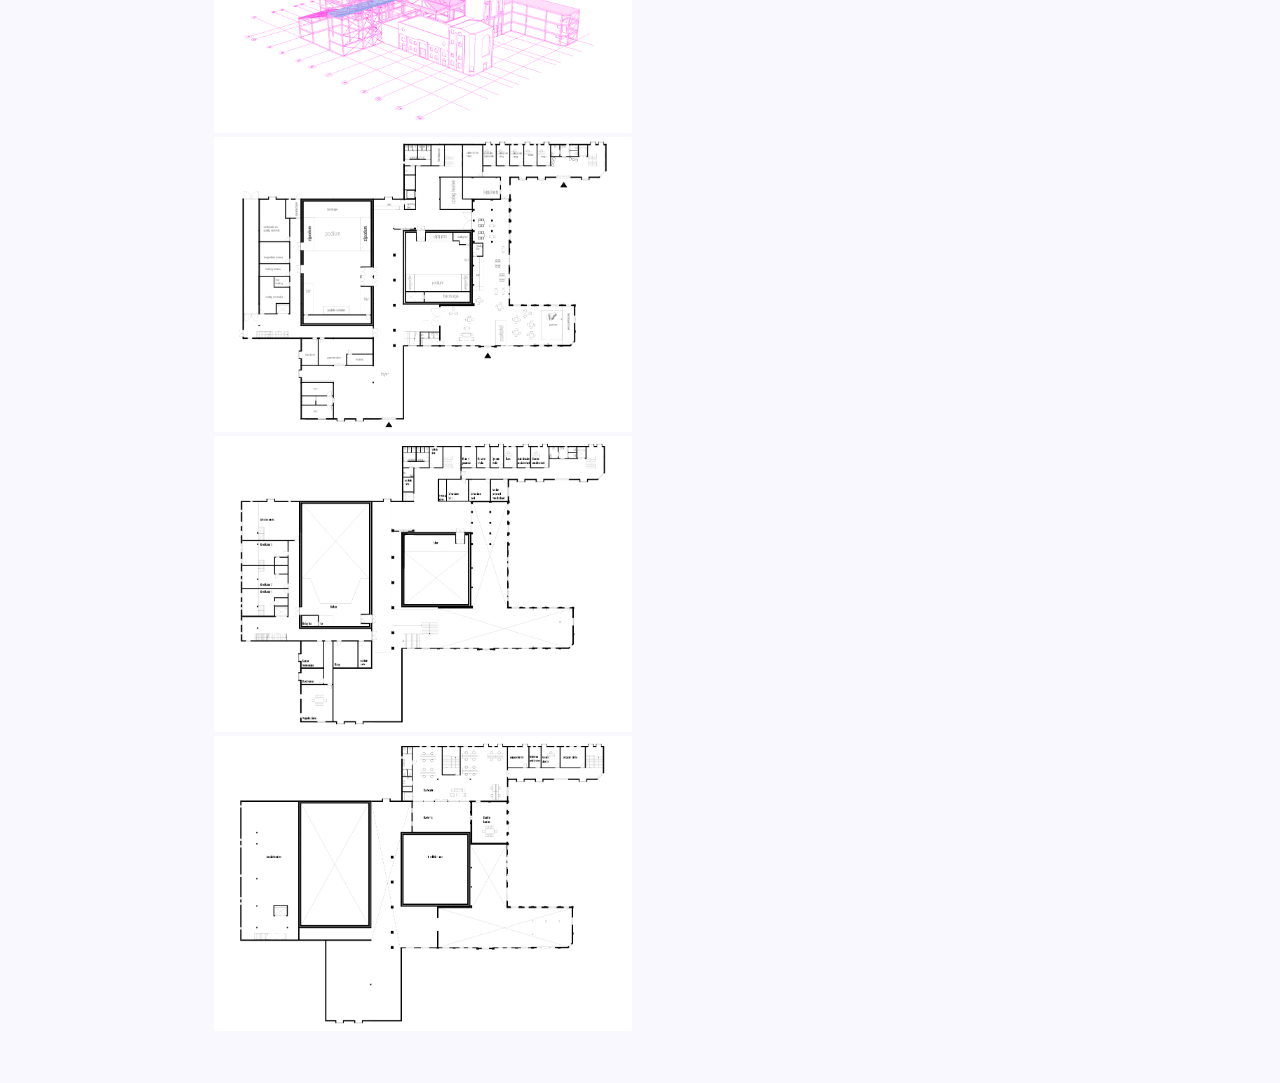
<file: project-Taplokaal2.html>
<!DOCTYPE html>
<html lang="en">
<head>
    <meta charset="UTF-8">
    <meta name="viewport" content="width=device-width, initial-scale=1.0">
    <title>Portfolio_page_test</title>
    <link rel="preconnect" href="https://fonts.googleapis.com">
    <link rel="preconnect" href="https://fonts.gstatic.com" crossorigin>
    <link href="https://fonts.googleapis.com/css2?family=Inter:wght@100..900&display=swap" rel="stylesheet">
    <link rel="stylesheet" href="css/main.css">
    <link rel="stylesheet" href="css/projectpage.css">
    <script src="js/main.js"></script>
    <link rel="icon" href="logo_eva_kleiner.png">
</head>
<body>

    <div class="wrap"> 
        <header>
            <div class="header-left">
                <a href="index.html">
                <img src="logo_eva_kleiner.png" alt="logo test">
            </a>
                <div class="divider hide-mobile"></div>
                <a href="index.html" class="home hide-mobile">Eva van der Cammen</a>
            </div>
            
            <nav>
                <a href="#" class="menu-open hide-desktop">
                    <img src="menu.svg" alt="">
                </a>
                <ul>
                    <li class="hide-desktop">
                        <a href="#" class="menu-close">
                            <img src="close.svg" alt="close menu">
                        </a>
                    </li>    
                    <li><a href="index.html#portfolio">Portfolio</a></li>
                    <li><a href="index.html#about me">About me</a></li>
                    <li><a href="index.html#contact me">Get in contact</a></li>
                </ul>
            </nav>
            
        </header>   
        
        <main class="container">
            <div class="row">
                <div class="row__item">
                    <img src="taplokaal/concept.png" alt="Render Melkhal">
                    <img src="taplokaal/ingangkleiner.png" alt="Render Melkhal">
                    <img src="taplokaal/gang.png" alt="Render Melkhal">
                    <img src="taplokaal/bewerktkleiner.png" alt="Render Melkhal">
                    <img src="taplokaal/cafekleiner.png" alt="Render Melkhal">
                    <img src="taplokaal/aanzichtkleinerbestand.png" alt="Render Melkhal">
                    <img src="taplokaal/draagconstructiekleiner.png" alt="Render Melkhal">
                    <img src="taplokaal/plattegronden3.png" alt="Render Melkhal">
                    <img src="taplokaal/plattegronden.png" alt="Render Melkhal">
                    <img src="taplokaal/plattegronden2.png" alt="Render Melkhal">
                    
                </div>
                <div class="row__item">
                    <div class="sticky">	
                    <h1 class="titleproject">Taplokaal</h1>
                    <p>
                        The Taplokaal, an old building located in Delft once served as a factory. It is a historic structure composed of four sections, the oldest dating back to 1880. Currently, the building stands empty and dilapidated. For the bachelor's final project at TU Delft, the task was to design a pop stage for this site.
        
        The program of requirements included two stages, a café with an outdoor area, a music school, and office space. To seamlessly integrate these elements, the Taplokaal was extended with a fifth section, reflecting the form and rhythm of the original building. Throughout the project, the focus was on retaining as many of the old elements as possible, preserving the building's rich history while giving it a new purpose.<
                    </p>
                    <div class="project-vertial__right">
                        <ul class="project-properties">
                            <li>February 2023</li>
                            <li>Bachelor TuDelft</li>
                            <li>Poppodium design</li>
                            <li>Heritage</li>
                            <li>Sketchup Pro&Layout</li>
                            <li>Enscape</li>
                            <li>Rhino</li>
                        </ul>
                    </div>
                </div>
                </div>
            </div>


</body>
</html>
</file>
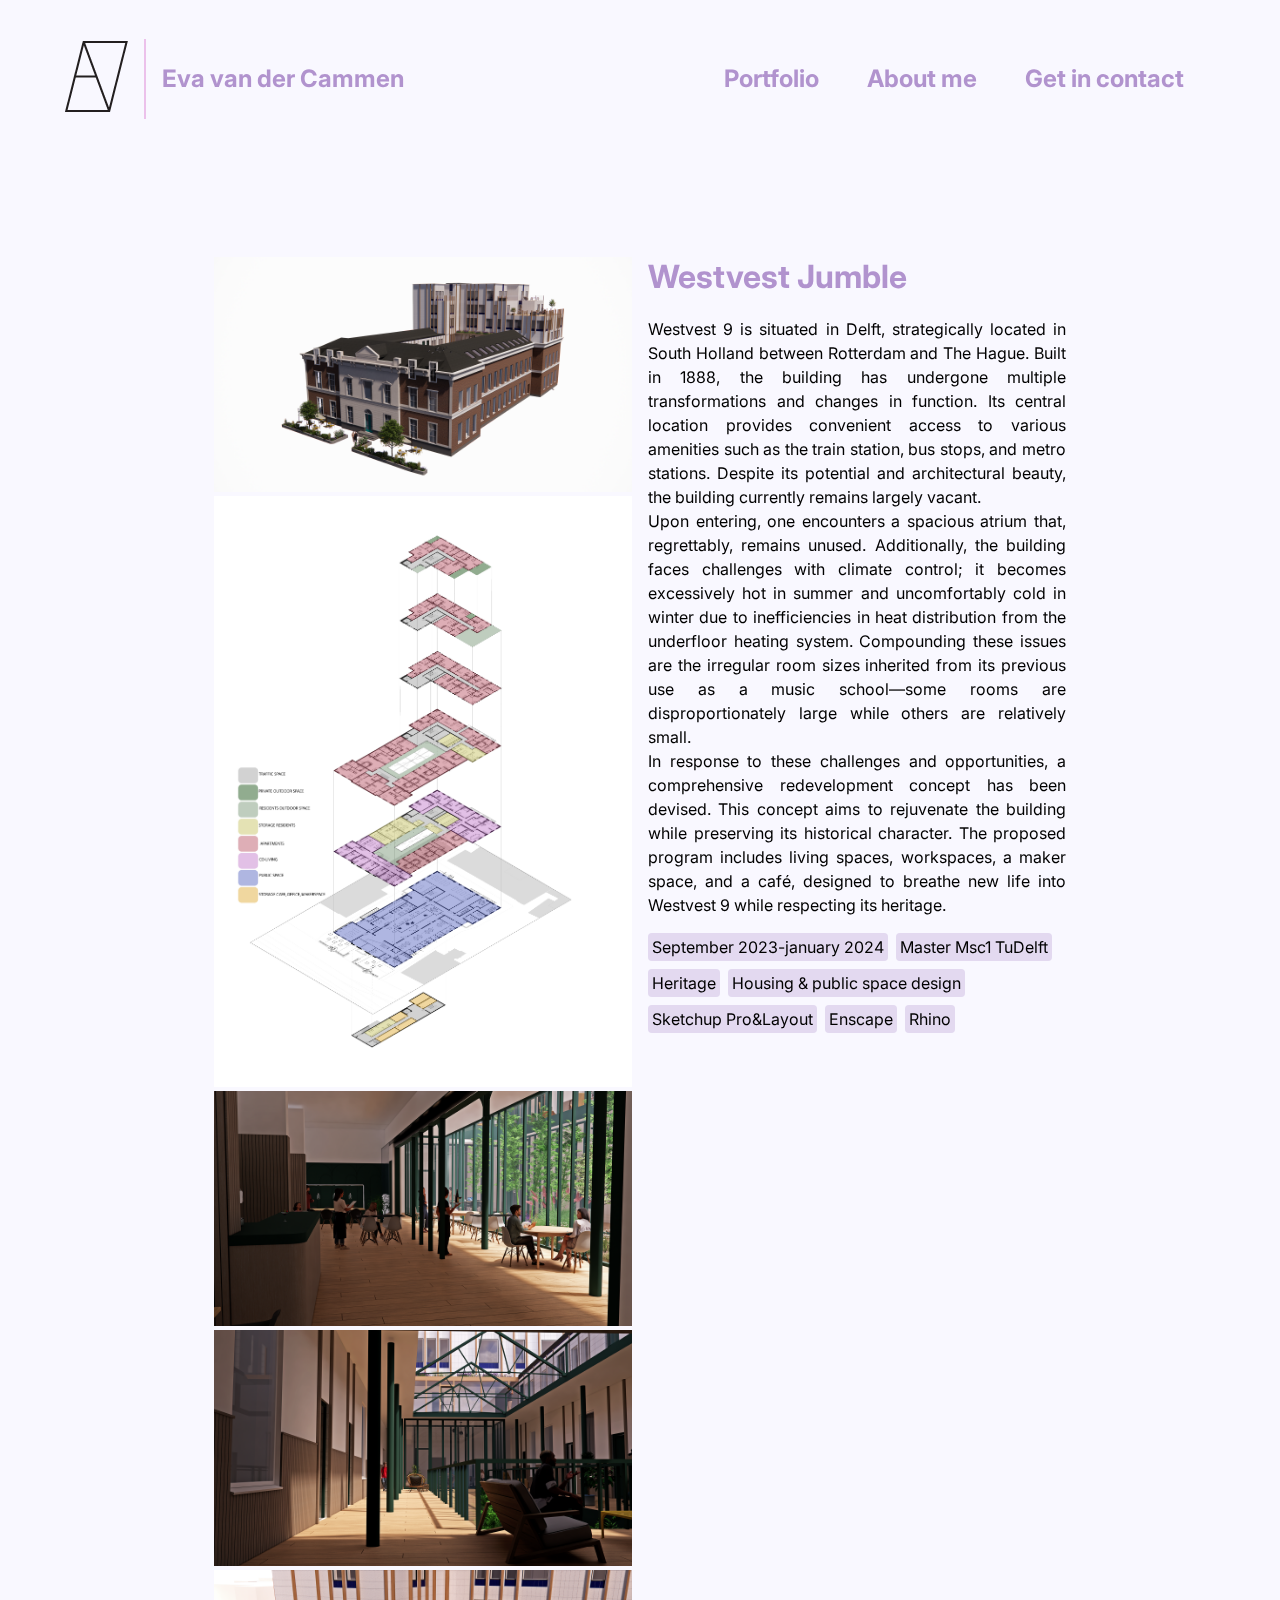
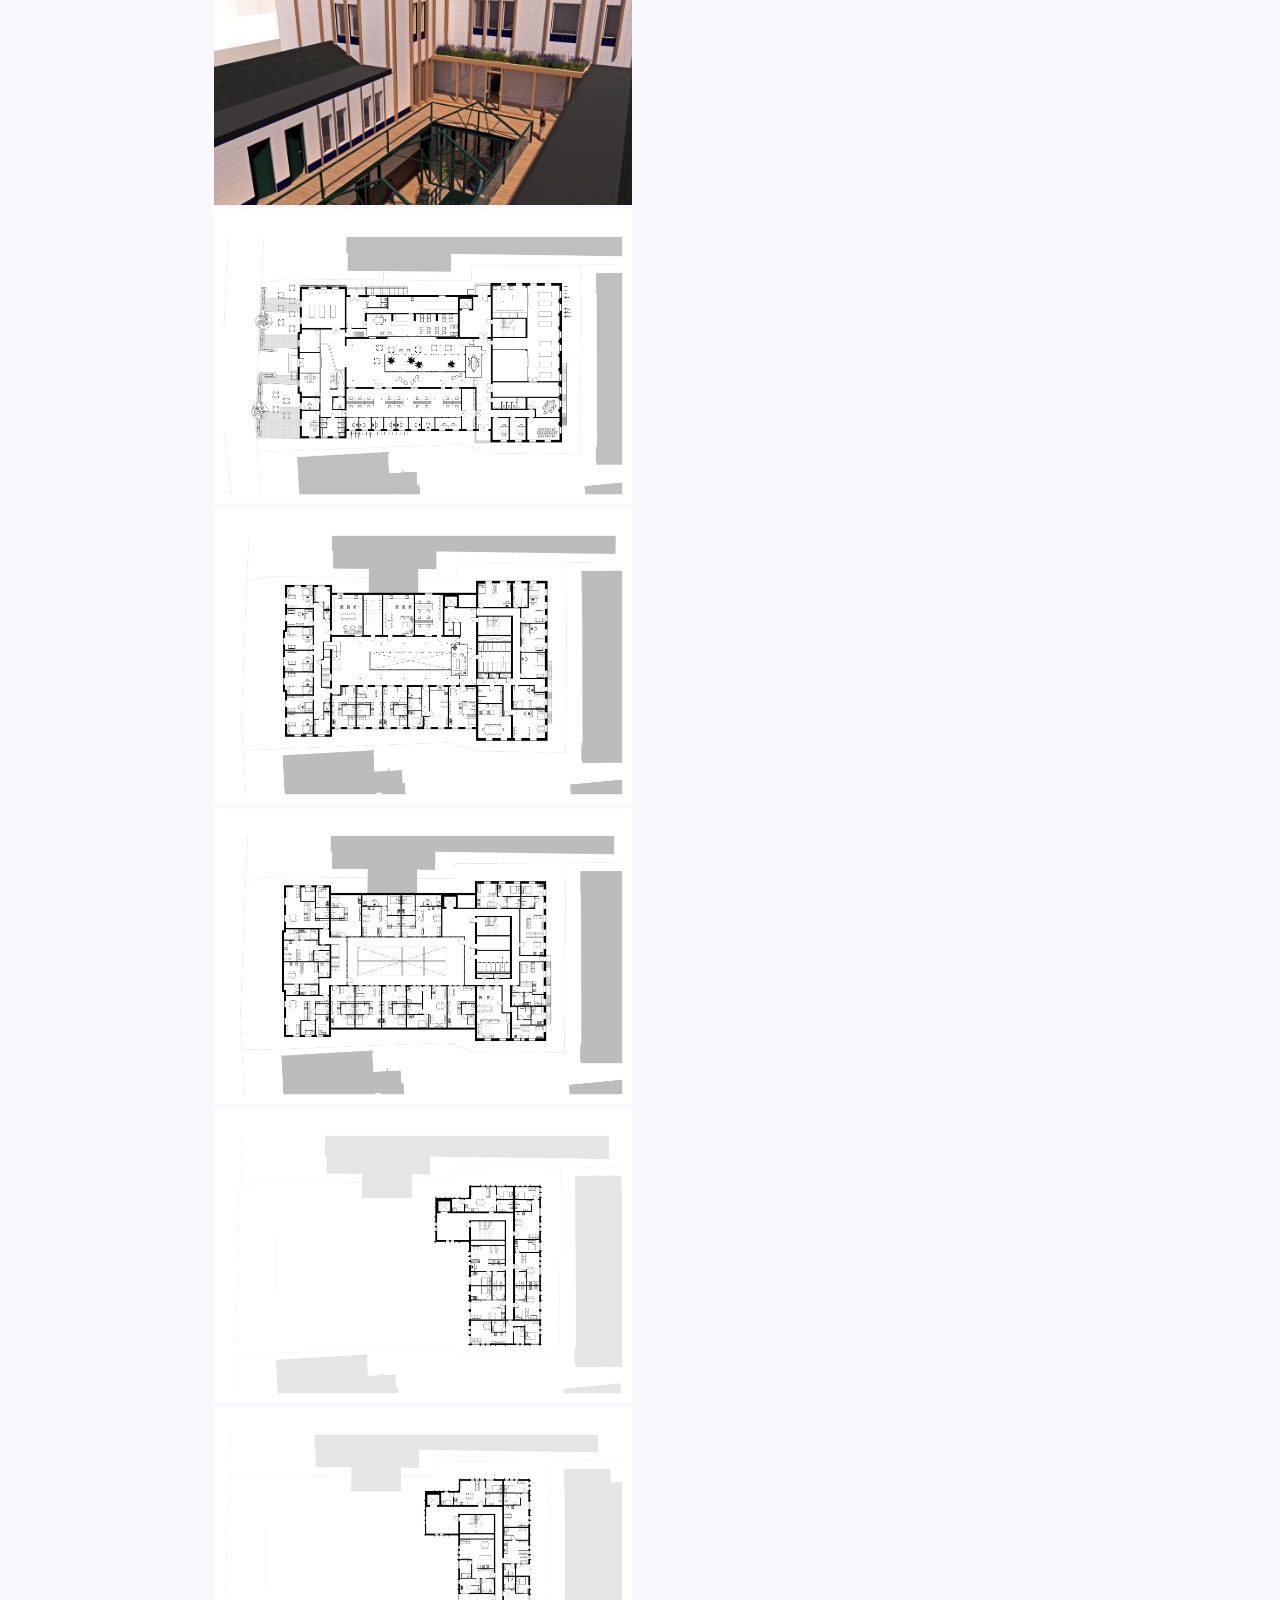
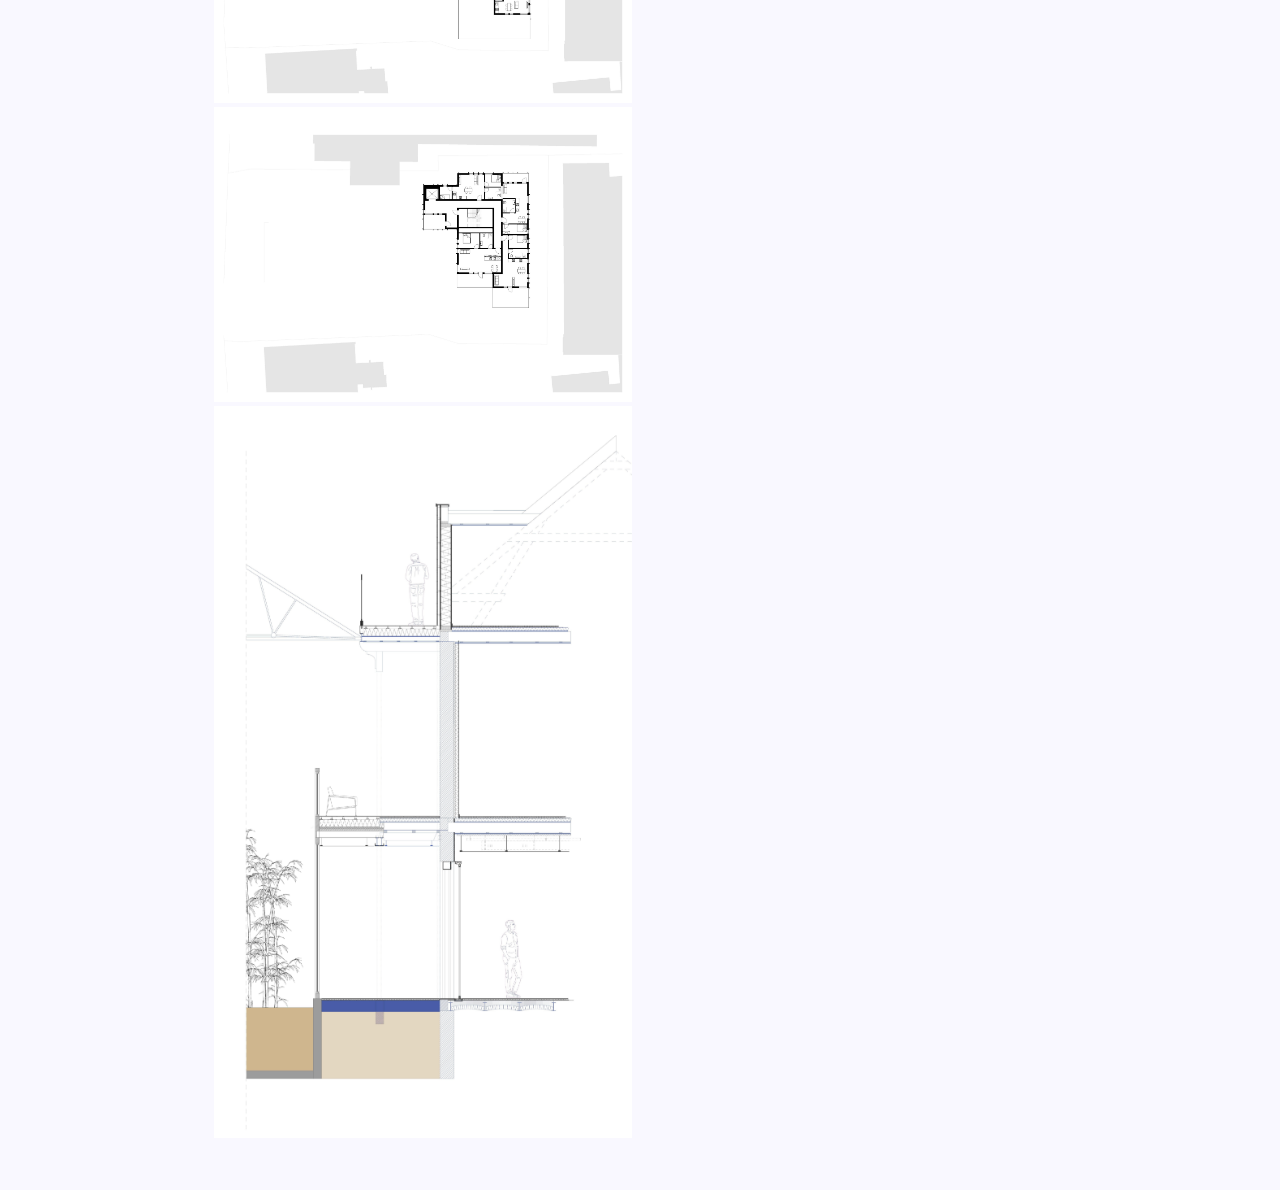
<file: project-westvest.html>
<!DOCTYPE html>
<html lang="en">
<head>
    <meta charset="UTF-8">
    <meta name="viewport" content="width=device-width, initial-scale=1.0">
    <title>Portfolio_page_test</title>
    <link rel="preconnect" href="https://fonts.googleapis.com">
    <link rel="preconnect" href="https://fonts.gstatic.com" crossorigin>
    <link href="https://fonts.googleapis.com/css2?family=Inter:wght@100..900&display=swap" rel="stylesheet">
    <link rel="stylesheet" href="css/main.css">
    <link rel="stylesheet" href="css/projectpage.css">
    <script src="js/main.js"></script>
    <link rel="icon" href="logo_eva_kleiner.png">
</head>
<body>

    <div class="wrap"> 
        <header>
            <div class="header-left">
                <a href="index.html">
                <img src="logo_eva_kleiner.png" alt="logo test">
            </a>
                <div class="divider hide-mobile"></div>
                <a href="index.html" class="home hide-mobile">Eva van der Cammen</a>
            </div>
            
            <nav>
                <a href="#" class="menu-open hide-desktop">
                    <img src="menu.svg" alt="">
                </a>
                <ul>
                    <li class="hide-desktop">
                        <a href="#" class="menu-close">
                            <img src="close.svg" alt="close menu">
                        </a>
                    </li>    
                    <li><a href="index.html#portfolio">Portfolio</a></li>
                    <li><a href="index.html#about me">About me</a></li>
                    <li><a href="index.html#contact me">Get in contact</a></li>
                </ul>
            </nav>
            
        </header>   
        
        <main class="container">
            <div class="row">
                <div class="row__item">
                    <img src="westvest/totalrender.png" alt="Render westvest">
                    <img src="westvest/explodedview-01.png" alt="Render westvest">
                    <img src="westvest/caferender.png" alt="Render westvest">
                    <img src="westvest/indoorrender.png" alt="Render westvest">
                    <img src="westvest/outdoorrender.png" alt="Render westvest">
                    <img src="westvest/beganegrond.jpg" alt="Render westvest">
                    <img src="westvest/eerste-verdieping.jpg" alt="Render westvest">
                    <img src="westvest/tweede-verdieping.jpg" alt="Render westvest">
                    <img src="westvest/derde-verdieping.jpg" alt="Render westvest">
                    <img src="westvest/vierde-verdieping.jpg" alt="Render westvest">
                    <img src="westvest/vijfde-verdieping.jpg" alt="Render westvest">
                    <img src="westvest/atrium-doorsnede.jpg" alt="Render westvest">
                </div>
                <div class="row__item">
                    <div class="sticky">	
                    <h1 class="titleproject">Westvest Jumble</h1>
                    <p>
                        Westvest 9 is situated in Delft, strategically located in South Holland between Rotterdam and The Hague. Built in 1888, the building has undergone multiple transformations and changes in function. Its central location provides convenient access to various amenities such as the train station, bus stops, and metro stations. Despite its potential and architectural beauty, the building currently remains largely vacant.
                        <br>
                        Upon entering, one encounters a spacious atrium that, regrettably, remains unused. Additionally, the building faces challenges with climate control; it becomes excessively hot in summer and uncomfortably cold in winter due to inefficiencies in heat distribution from the underfloor heating system. Compounding these issues are the irregular room sizes inherited from its previous use as a music school—some rooms are disproportionately large while others are relatively small.
                        <br>
                        In response to these challenges and opportunities, a comprehensive redevelopment concept has been devised. This concept aims to rejuvenate the building while preserving its historical character. The proposed program includes living spaces, workspaces, a maker space, and a café, designed to breathe new life into Westvest 9 while respecting its heritage.
                    </p>
                    <div class="project-vertial__right">
                        <ul class="project-properties">
                            <li>September 2023-january 2024 </li>
                            <li>Master Msc1 TuDelft</li>
                            <li>Heritage</li>
                            <li>Housing & public space design</li>
                            <li>Sketchup Pro&Layout</li>
                            <li>Enscape</li>
                            <li>Rhino</li>
                        </ul>
                    </div>
                </div>
                </div>
            </div>


</body>
</html>
</file>
<file: css/main.css>
.hide-mobile{ 
    display: none;
}

html {
    scroll-behavior: smooth;
}

body{
    background-color: rgb(249, 248, 255);
    margin:0;
    font-family: 'inter', serif;
    overflow-x: clip;
}

html {
    overflow-x: clip;
    }

.wrap  {
   margin: 2em;
}

header{
    display: flex;
    justify-content: space-between;
    position: relative;
    z-index: 1;
}

header::before {
    display: block;
        content: "";
        position: absolute;
        left: -100vw;
        right: -100vw;
        top: 0;
        bottom: 0;
        background: rgba(240, 240, 247, 0);
        z-index: -1;
    }
nav ul{ 
    background-color: rgba(255, 255, 255, 0.644);
    position: fixed;
    z-index: 999;  
    top: 0;
    right: 0;
    height: 100vh;
    margin: 0;
    list-style: none;
    text-align: right; 
    padding: 2em;
    transform: translateX(100%);
    transition: transform 0.5s ease-in-out; 

    li {
        margin: 2em 0;     
       
        &:nth-of-type(1){
            margin-bottom: 4em;
        }
        a{
            color: rgb(177, 147, 206);
            text-decoration: none;
            font-weight: bold;
            font-size: 1.5rem;

            &:hover{
                color: hsl(300, 87%, 46%);
                
            }
        }
    }
}


.open{
    transform: translateX(0%);
}


h1{
    text-align: center;
}
h1{
    margin-top: 0em;
}

p{
    font-size: 1rem;
    line-height: 1.5;   
}

.arrow{
    display: block;
   /* margin-left: 700px;*/
   width: 50px;
   margin: auto;
    margin-top: 15px;
    
}

.image-container {
    display: flex;
    flex-wrap: wrap;
    gap: 1rem;
    scroll-margin-top: 1rem;
    margin-top: 3rem;
    margin-bottom: 3rem;
  }

.image-container a {
    display: block;
    height: 600px;
    width: calc(50% - 1rem);
    overflow: hidden;
    position: relative;
    color: aliceblue;
}

.image-container a:hover {
    div {
        transform: translateY(0%);
    }
}

.image-container div {
    position: absolute;
    bottom: 0;
    left: 0;
    right: 0;
    top: 0;
    padding: 1rem;
    background-color: rgba(178, 147, 206, 0.466);
    transform: translateY(100%);
    transition: transform .2s ease;
}

.image-container a img {
    object-fit: cover;
    height: 100%;
}


.item_1 {
    text-align: left;
}

.item_2 {
    text-align: right;
}

.item_3 {
    clear: left;
}

.item_1 img {
    width: 50%;
    height: auto;
}
.item_2 img {
    width: 50%;
    height: auto;
}
.item_3 img {
    width: 50%;
    height: auto;
}
.item_4 img{
    width: 300px;
    height: auto;
}

.row {
    gap: 1rem;
    display: flex;
    padding: 2rem 0;
    flex-wrap: wrap;
    padding-left: 150px;
    padding-right: 150px;
    padding-top: 100px;
}

.row__item {
    width: 100%;
}

.textaboutme{
    padding: 0;
}



.titleproject{
    color: rgb(177, 147, 206);
    text-align: left;
}

img {
    max-width: 100%;
}

.row img {
    object-fit: contain;
    height: auto;

}

p:first-child {
    margin-top: 0;
}

ol li {
    margin-bottom: 1rem;
}
.portfoliotitle{
    
    margin-top: 10rem;
    color: rgb(177, 147, 206);
}

.clear{
    clear: both;
}
.aboutme{
    margin-top: 10rem;
    color: aliceblue;
       
    
}
.aboutme p{
    text-align: justify;

}

.aboutme{
    position: relative;
    padding-top: 50px;
    padding-bottom: 50px;
    background: rgb(177, 147, 206);
    padding-left: 1em;
    padding-right: 1em;
    width: calc(100%+2em);
}
    
.line{
    width: 500px;
    position: absolute;
    border-bottom: 3px solid rgb(255, 255, 255);
}
    

.contactme{
    margin-top: 10rem;
    margin-bottom: 0;   
    color: rgb(177, 147, 206);
    padding-left: 1em;
}


#knop{
    display: none ;
    position: sticky;
    bottom: 20px;
    left: 90%;
    z-index: 99;    
    border: none;
    outline: none;
    background-color: rgba(223, 138, 216, 0.507);
    color: rgb(17, 48, 133);
    cursor: pointer;
    padding: 15px;
    border-radius: 2px;
    font-size: 10px; 
}

#knop:hover{
    background-color: rgba(252, 54, 242, 0.61);
}


.slider-frame{  
    height: 600px;
    width: calc(100% + 400px);
    margin-top: -178px;
    margin-left: -200px;
    margin-right: -200px;
    z-index: -1;    
}



.slide-images{
    height: 600px;
}

.image-container2{
    height: 600px;

}

.image-container2 img{
    height: 600px;
    object-fit: cover;
    width: 100%;
}

* {
    box-sizing: border-box;
  }
  
  
  .column {
    float: left;
    width: 40%;
    padding: 0px;
  }
  
  /* Clear floats after the columns */
  .row:after {
    content: "";
    display: table;
    clear: both;
  }
.mail{
    text-decoration: none;
    color: black;
}

  .linkedIn-link{
    text-decoration: none;
    color: black;
    padding-bottom: 50px;
  }


@media( min-width: 790px){ 
    .wrap{
        margin: 0 4em;
    }
    .hide-desktop{
         display: none;
    }
    .hide-mobile{
        display: block;
    }
    .header-left{ 
        display: flex;
        justify-content: space-between;
        align-items: center;
        gap: 1em;

        .divider{ 
            height: 80px;
            width: 2px;
            border-right: 2px solid rgba(223, 138, 216, 0.507);

        }
        a{
            text-decoration: none;
            color: rgb(177, 147, 206);
            font-size: 1.5rem;
            font-weight: bold;
            &:hover{
                color: hsl(300, 87%, 46%);
                
            }
            
        }

    }
    nav ul{
        position: right;
        background: none;
        display: flex;
        gap: 3em;
        height: auto;
        transform: translateX(0%);
        }
        li a{
            font-size: 1.2rem;
        }
    
}





@media (min-width: 1250px){
    
    h1 img{
        margin: 0;
    }

    nav ul {
        position: relative;
    }

    .row__item {
        width: calc(50% - .5rem);
        
    }

    .image-container a {
        width: calc(25% - 1rem);
    }
    
}

@media screen and (max-width: 1050px) {
    
    .column {
      width: 100%;
    }
    
    .arrow{
        display: none;
    }
    .row{
        padding: 15px;
    }
    .container{
        padding: 5px;
    }
}
</file>
<file: css/projectpage.css>
.project-header {
    display: grid;
    grid-template-columns: 1fr;
    align-items: center;
    width: 100%;
    height: fit-content;
    padding: 0px;
    background-color: #ffffff00;
    border-radius: 1px;
    gap: 1rem;
    padding-left: 150px;
    padding-right: 150px;
  }
.titel-text{
  color: rgb(177, 147, 206);
}
  .project-vertical {
    display: grid;
    grid-template-columns: 1fr;
    gap: 1rem;
    grid-auto-flow: dense;
    grid-auto-rows: min-content;

    img {
      grid-column: 1;
      grid-row: span 2;
      height: 100%;
      object-fit: cover;
    }

    h1, 
    p,
    ul {
      grid-column: 2;
    }

    .project-vertial__left {
      grid-column: 1;
    }

    .project-vertial__right {
      grid-column: 2;
    }
  }

  .image {
    flex: 0 0 50%;
    max-width: 100%;
    padding-right: 10px;.
    padding-top: 10px;
  }

  .image img {
    width: 100%;
    height: auto;
    display: block;
    
  }

  .text {
    flex: 1;
    text-align: justify;
  }


  .project-images {
    display: grid;
    grid-template-columns: 1fr;
    justify-content: center;
    padding-top: 50px;
    padding-bottom: 50px;
    gap: 1rem;
    padding-left: 150px;
    padding-right: 150px;
  }

  

.container3{
    padding-left: 1.5rem;
    padding-right: 1.5rem;
}

.fade {
  overflow: visible;
  padding-left: 150px;
  padding-right: 150px;
}

.slick-prev:before,
.slick-next:before {
  color: #000000;
}


.project-properties {
  display: flex;
  flex-wrap: wrap;
  gap: .5rem;
  padding: 0;
  margin: 0;

  li {
    background-color: rgb(177 147 206 / 30%);
    display: block;
    border-radius: .25rem;
    padding: .25rem;
    height: fit-content;
  }
}

.sticky{
  position: sticky;
  top: 1rem;
  text-align: justify;
}

@media only screen and ( min-width: 1050px) { 
  .project-header {
    grid-template-columns: 2fr 2fr 1fr;
  }

  .project-vertical {
    grid-template-columns: 1fr 1fr;
  }
  
  .project-images {
    grid-template-columns: repeat(3, 1fr);
  }
}

  @media only screen and (max-width: 1050px) {
    .container2 {
      flex-direction: column; /* Stack items vertically */
    }
    .container{
        flex-direction: column;
        margin-top: 30px ;    
      }
    .image {
      flex: 1 0 auto;
      width: 100%;
      max-width: none;
    }
    
    .project-header{
      padding: 10px;
    }
    .project-vertical{
      padding: 10px;
    }
    .project-images{
      padding: 10px;
    }
    .fade{
      padding: 10px;
    }
  }
</file>
